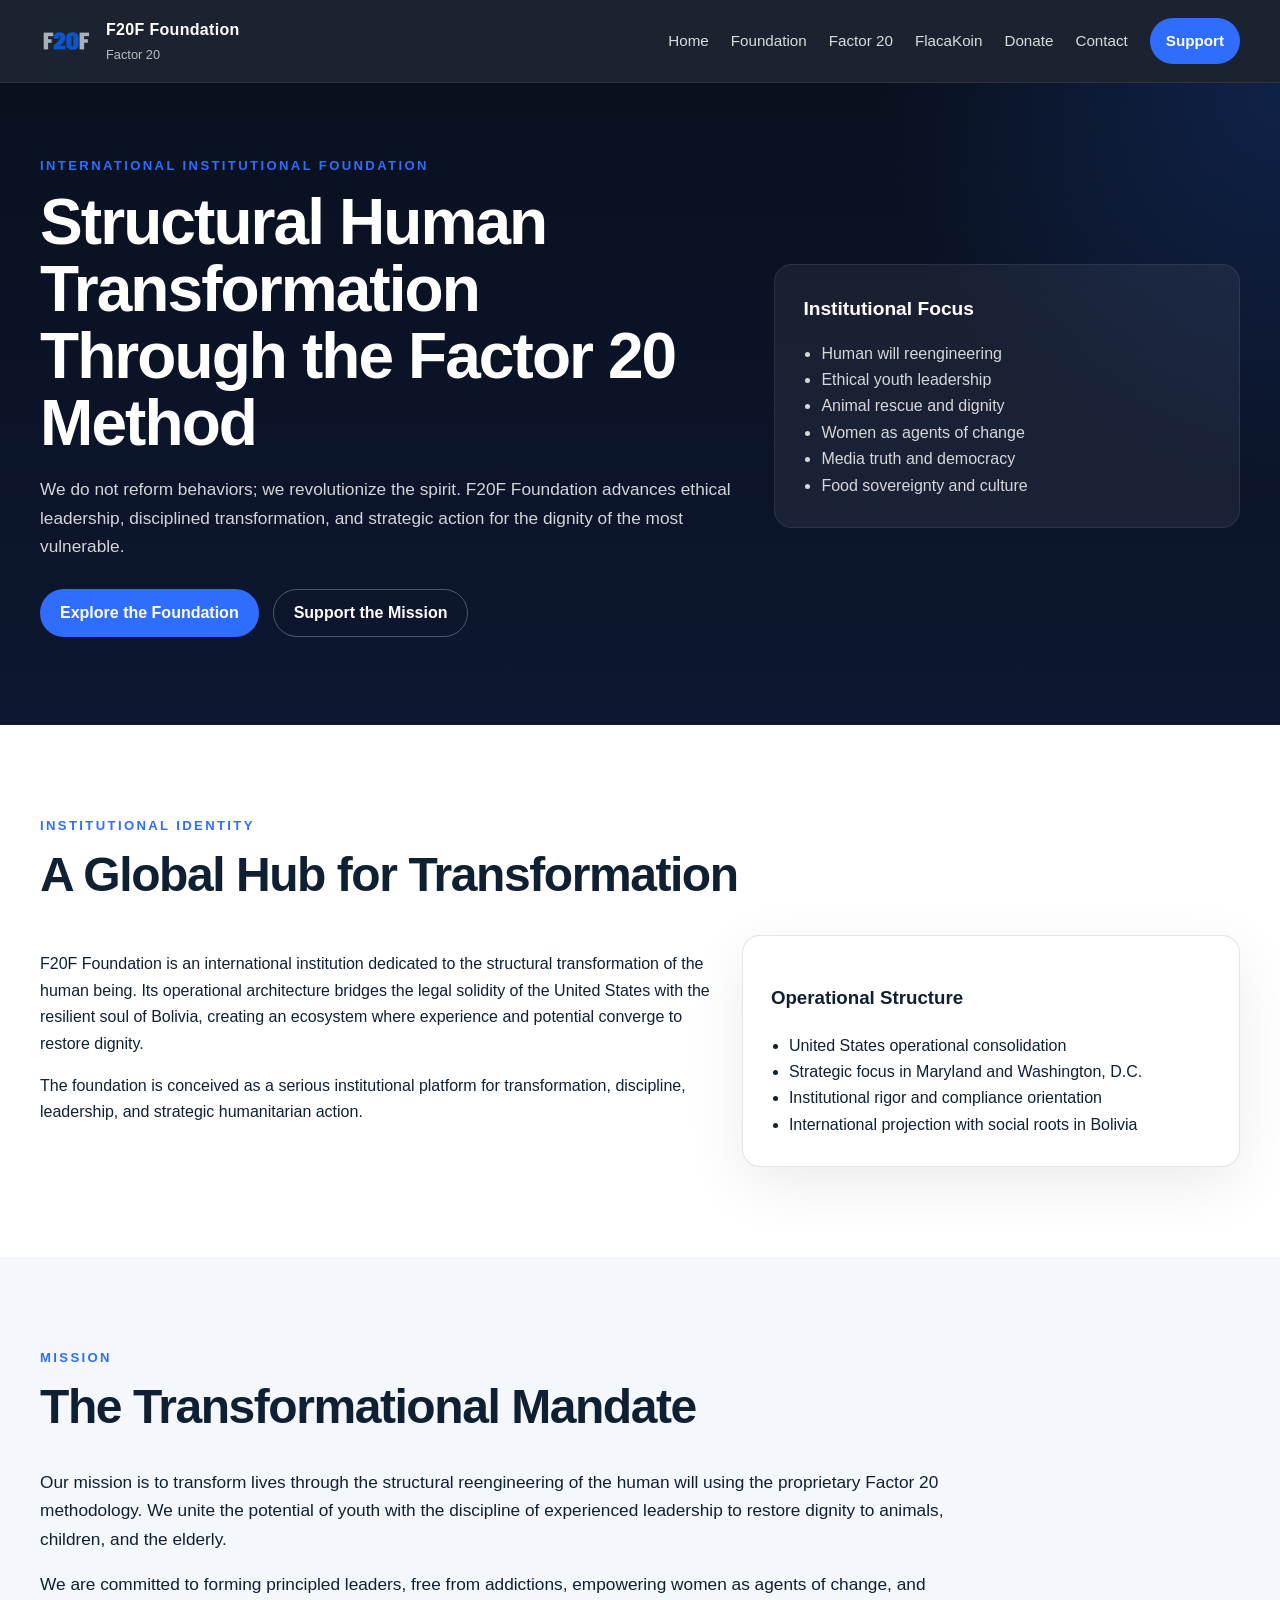
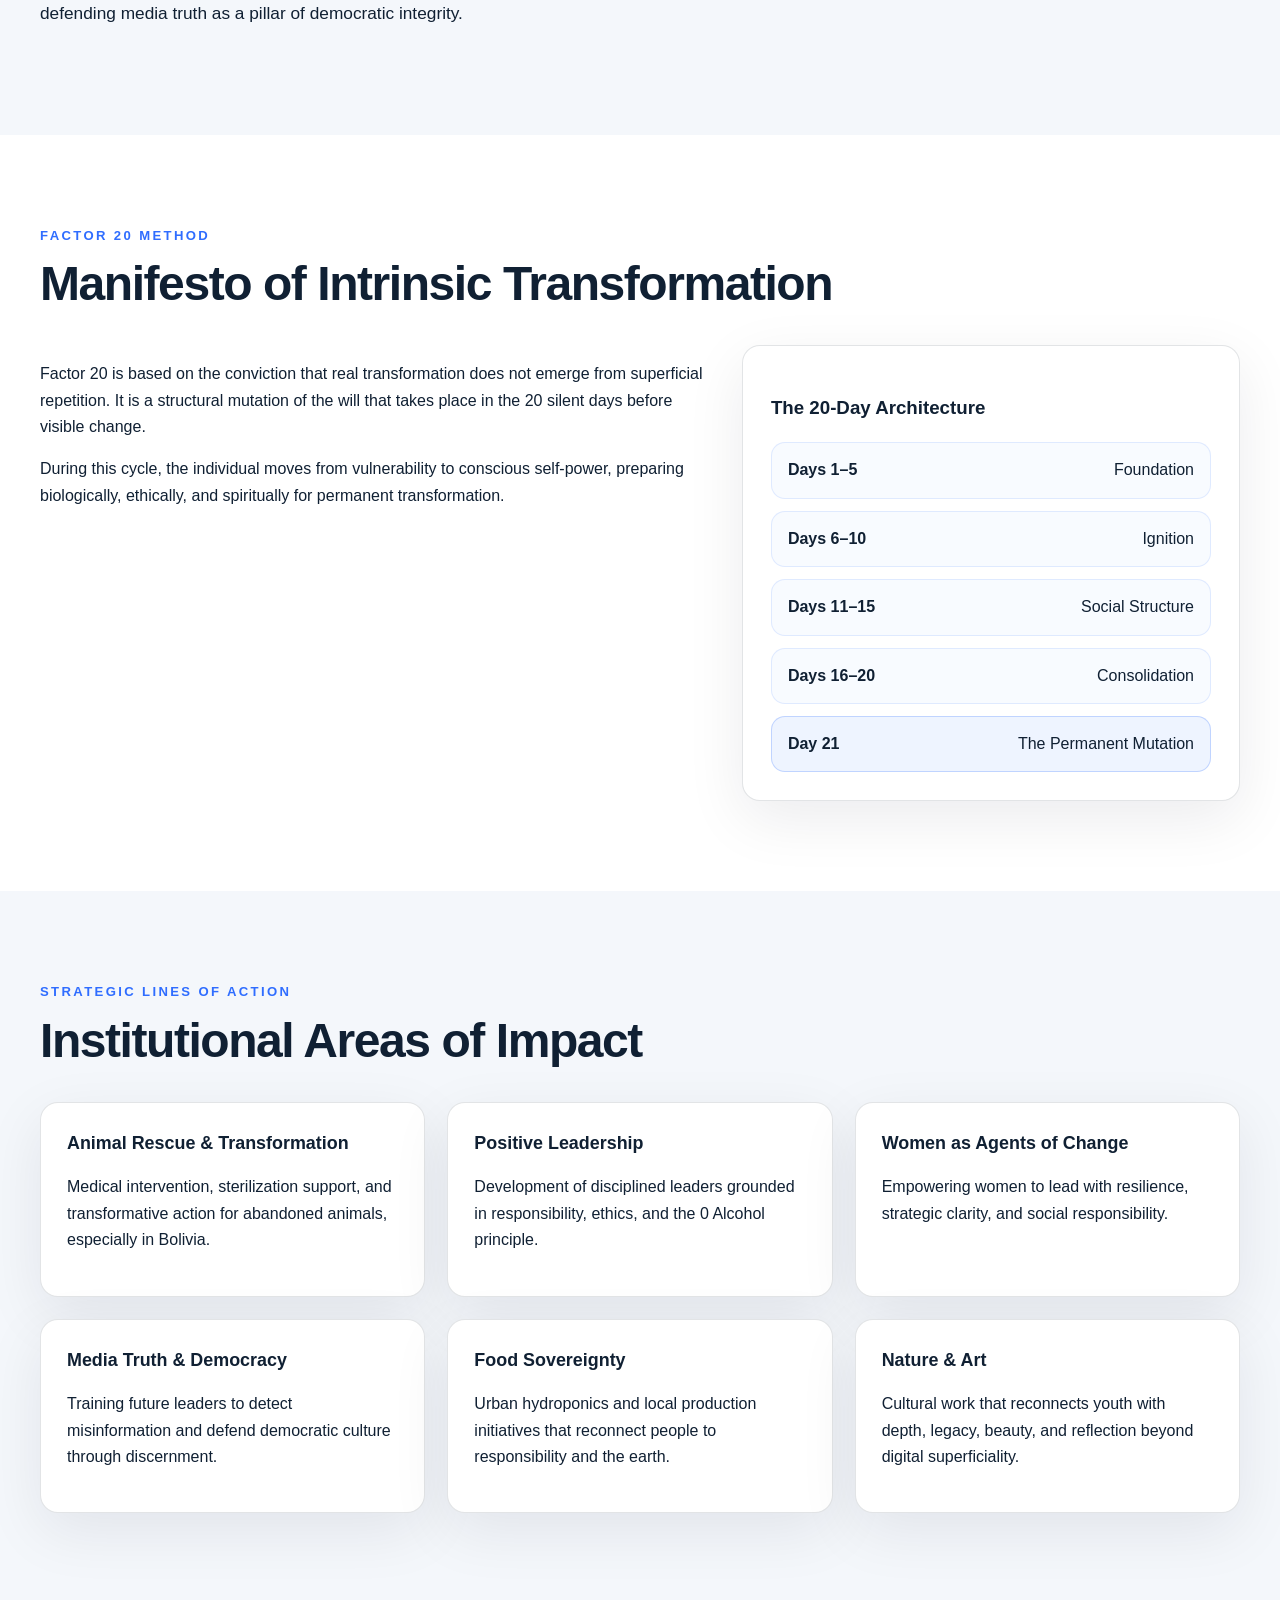
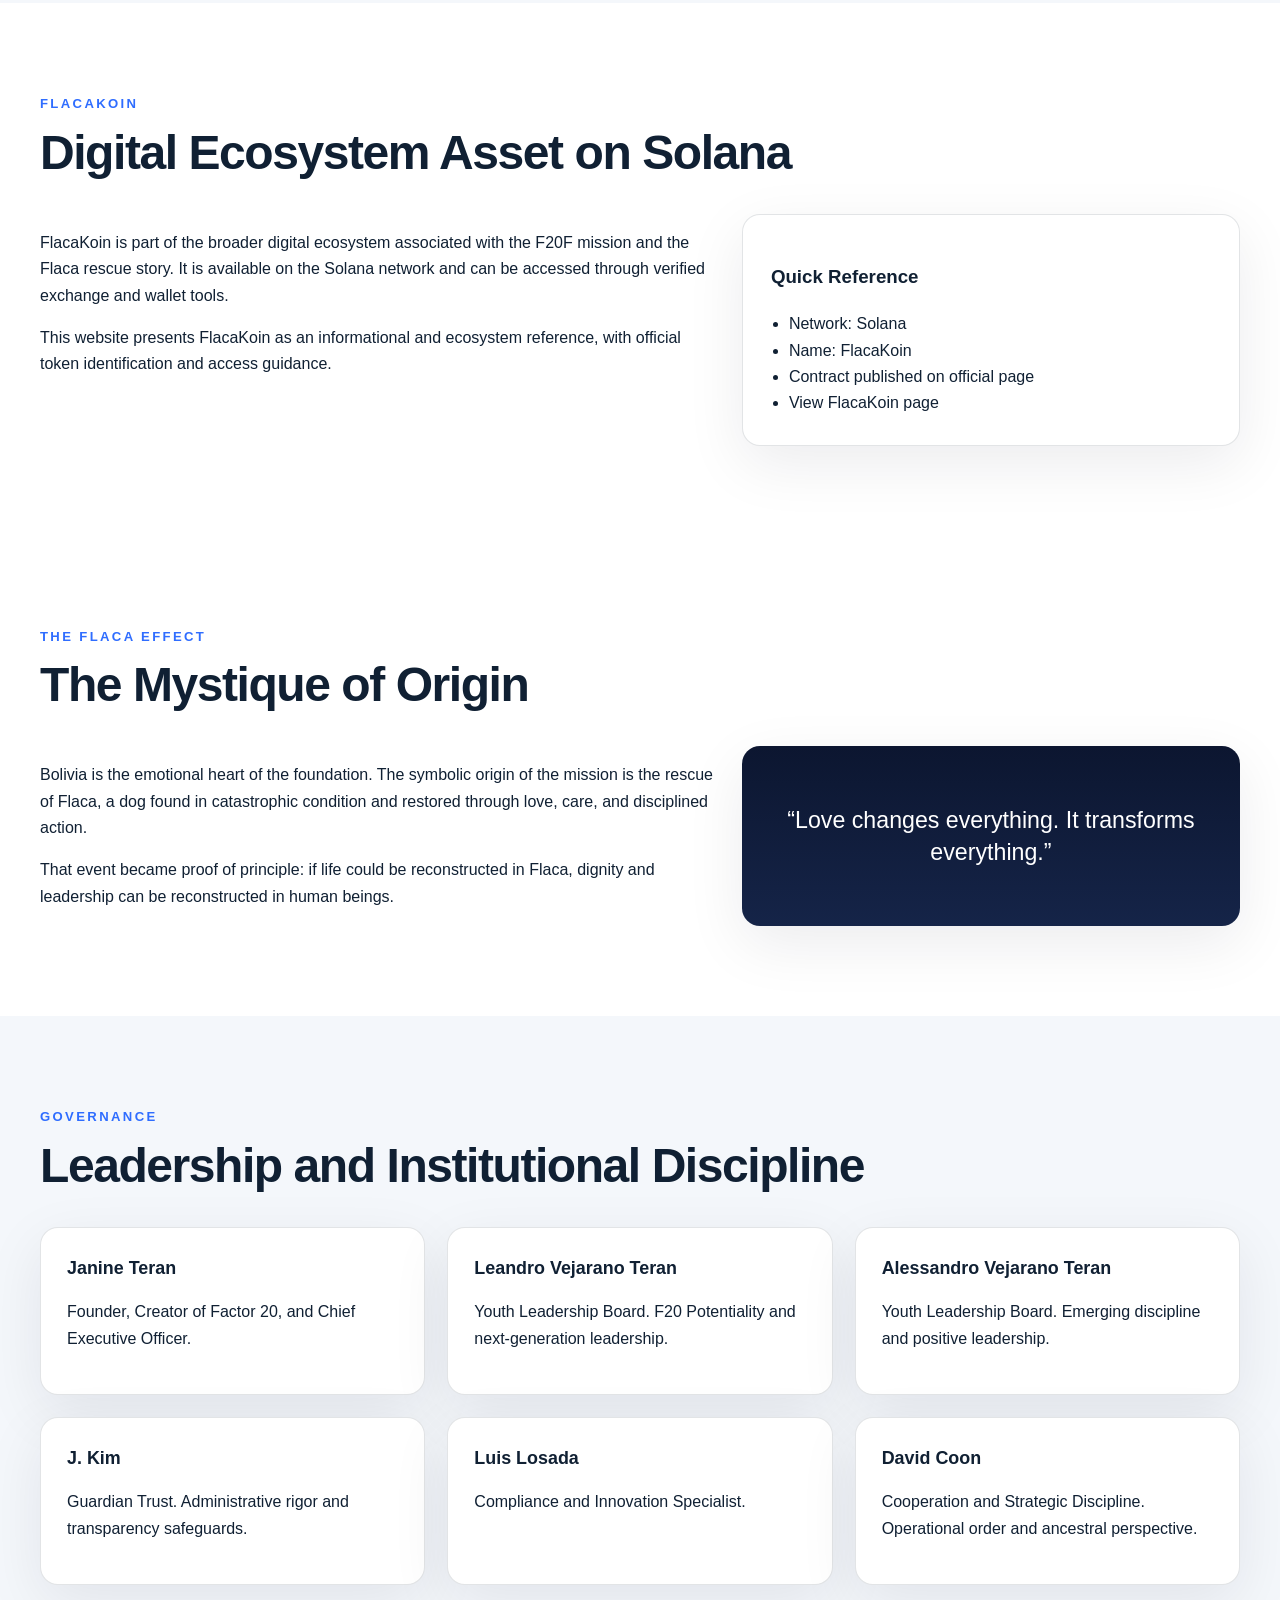
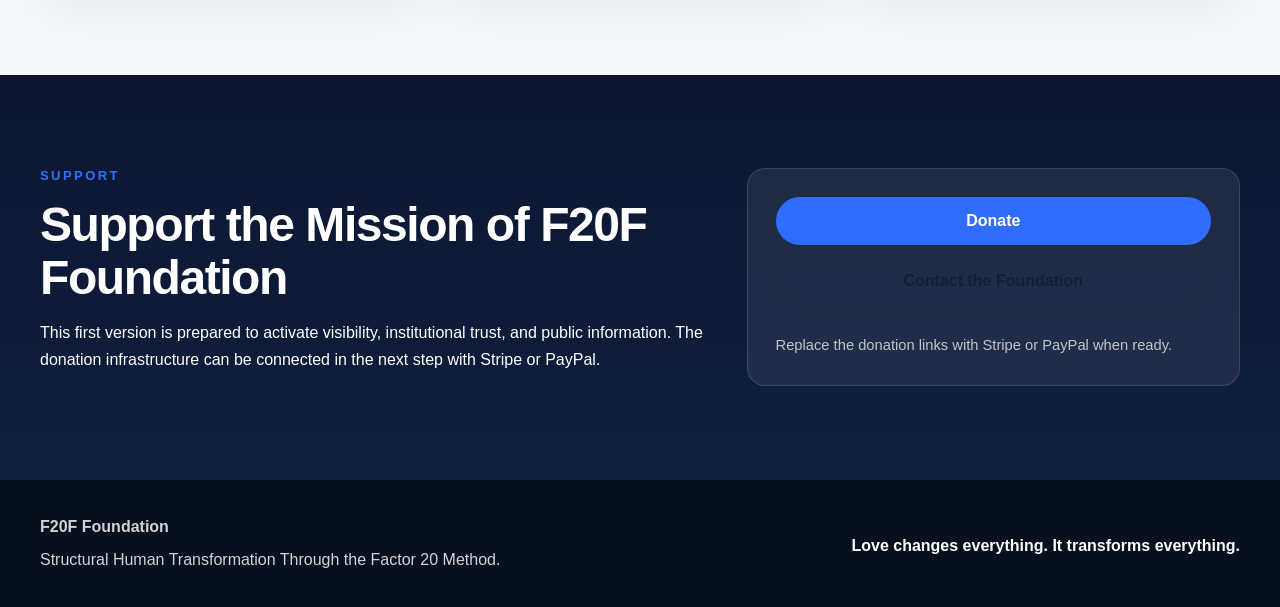
<file: index.html>
<!DOCTYPE html>
<html lang="en">
<head>
  <meta charset="UTF-8" />
  <meta
    name="viewport"
    content="width=device-width, initial-scale=1.0"
  />

  <title>F20F Foundation | Structural Human Transformation</title>

  <meta
    name="description"
    content="F20F Foundation is an international institution dedicated to structural human transformation through the Factor 20 methodology, ethical leadership, and strategic social action."
  />
  <meta
    name="keywords"
    content="F20F Foundation, Factor 20, structural human transformation, ethical leadership, humanitarian foundation, Bolivia, United States, youth leadership, animal rescue, FlacaKoin, Solana"
  />
  <meta name="author" content="F20F Foundation" />
  <meta name="robots" content="index, follow" />

  <link rel="canonical" href="https://f20ffoundation.org/" />
  <link rel="icon" href="logo.png" type="image/png" />
  <link rel="apple-touch-icon" href="logo.png" />

  <meta property="og:site_name" content="F20F Foundation" />
  <meta property="og:title" content="F20F Foundation | Structural Human Transformation" />
  <meta
    property="og:description"
    content="Structural human transformation through the Factor 20 methodology, ethical leadership, strategic social action, and the FlacaKoin ecosystem on Solana."
  />
  <meta property="og:type" content="website" />
  <meta property="og:url" content="https://f20ffoundation.org/" />
  <meta property="og:image" content="https://f20ffoundation.org/logo.png" />
  <meta property="og:image:alt" content="F20F Foundation logo" />

  <meta name="twitter:card" content="summary_large_image" />
  <meta name="twitter:title" content="F20F Foundation | Structural Human Transformation" />
  <meta
    name="twitter:description"
    content="Structural human transformation through the Factor 20 methodology and the FlacaKoin ecosystem."
  />
  <meta name="twitter:image" content="https://f20ffoundation.org/logo.png" />

  <script type="application/ld+json">
  {
    "@context": "https://schema.org",
    "@type": "Organization",
    "name": "F20F Foundation",
    "url": "https://f20ffoundation.org/",
    "logo": "https://f20ffoundation.org/logo.png",
    "description": "International institution dedicated to structural human transformation through the Factor 20 methodology, ethical leadership, and strategic social action."
  }
  </script>

  <link rel="stylesheet" href="styles.css" />
</head>
<body>
  <header class="site-header">
    <div class="container header-inner">
      <a href="index.html" class="brand">
        <img src="logo.png" alt="F20F Foundation logo" class="brand-logo" />
        <div class="brand-text">
          <span class="brand-title">F20F Foundation</span>
          <span class="brand-subtitle">Factor 20</span>
        </div>
      </a>

      <button class="nav-toggle" id="navToggle" aria-label="Open navigation">
        <span></span>
        <span></span>
        <span></span>
      </button>

      <nav class="site-nav" id="siteNav">
        <a href="index.html">Home</a>
        <a href="foundation.html">Foundation</a>
        <a href="method.html">Factor 20</a>
        <a href="flacakoin.html">FlacaKoin</a>
        <a href="donate.html">Donate</a>
        <a href="contact.html">Contact</a>
        <a href="donate.html" class="nav-cta">Support</a>
      </nav>
    </div>
  </header>

  <main id="top">
    <section class="hero">
      <div class="container hero-grid">
        <div class="hero-copy">
          <p class="eyebrow">International Institutional Foundation</p>
          <h1>Structural Human Transformation Through the Factor 20 Method</h1>
          <p class="hero-text">
            We do not reform behaviors; we revolutionize the spirit. F20F Foundation
            advances ethical leadership, disciplined transformation, and strategic
            action for the dignity of the most vulnerable.
          </p>

          <div class="hero-actions">
            <a href="foundation.html" class="btn btn-primary">Explore the Foundation</a>
            <a href="donate.html" class="btn btn-secondary">Support the Mission</a>
          </div>
        </div>

        <div class="hero-panel">
          <div class="info-card">
            <h2>Institutional Focus</h2>
            <ul>
              <li>Human will reengineering</li>
              <li>Ethical youth leadership</li>
              <li>Animal rescue and dignity</li>
              <li>Women as agents of change</li>
              <li>Media truth and democracy</li>
              <li>Food sovereignty and culture</li>
            </ul>
          </div>
        </div>
      </div>
    </section>

    <section id="identity" class="section">
      <div class="container">
        <div class="section-heading">
          <p class="eyebrow">Institutional Identity</p>
          <h2>A Global Hub for Transformation</h2>
        </div>

        <div class="two-col">
          <div>
            <p>
              F20F Foundation is an international institution dedicated to the
              structural transformation of the human being. Its operational
              architecture bridges the legal solidity of the United States with the
              resilient soul of Bolivia, creating an ecosystem where experience and
              potential converge to restore dignity.
            </p>
            <p>
              The foundation is conceived as a serious institutional platform for
              transformation, discipline, leadership, and strategic humanitarian action.
            </p>
          </div>

          <div class="panel">
            <h3>Operational Structure</h3>
            <ul class="clean-list">
              <li>United States operational consolidation</li>
              <li>Strategic focus in Maryland and Washington, D.C.</li>
              <li>Institutional rigor and compliance orientation</li>
              <li>International projection with social roots in Bolivia</li>
            </ul>
          </div>
        </div>
      </div>
    </section>

    <section id="mission" class="section section-alt">
      <div class="container">
        <div class="section-heading">
          <p class="eyebrow">Mission</p>
          <h2>The Transformational Mandate</h2>
        </div>

        <div class="mission-block">
          <p>
            Our mission is to transform lives through the structural reengineering of
            the human will using the proprietary Factor 20 methodology. We unite the
            potential of youth with the discipline of experienced leadership to restore
            dignity to animals, children, and the elderly.
          </p>
          <p>
            We are committed to forming principled leaders, free from addictions,
            empowering women as agents of change, and defending media truth as a pillar
            of democratic integrity.
          </p>
        </div>
      </div>
    </section>

    <section id="method" class="section">
      <div class="container">
        <div class="section-heading">
          <p class="eyebrow">Factor 20 Method</p>
          <h2>Manifesto of Intrinsic Transformation</h2>
        </div>

        <div class="two-col">
          <div>
            <p>
              Factor 20 is based on the conviction that real transformation does not
              emerge from superficial repetition. It is a structural mutation of the
              will that takes place in the 20 silent days before visible change.
            </p>
            <p>
              During this cycle, the individual moves from vulnerability to conscious
              self-power, preparing biologically, ethically, and spiritually for
              permanent transformation.
            </p>
          </div>

          <div class="panel">
            <h3>The 20-Day Architecture</h3>
            <div class="stages">
              <div class="stage-item">
                <strong>Days 1–5</strong>
                <span>Foundation</span>
              </div>
              <div class="stage-item">
                <strong>Days 6–10</strong>
                <span>Ignition</span>
              </div>
              <div class="stage-item">
                <strong>Days 11–15</strong>
                <span>Social Structure</span>
              </div>
              <div class="stage-item">
                <strong>Days 16–20</strong>
                <span>Consolidation</span>
              </div>
              <div class="stage-item highlight">
                <strong>Day 21</strong>
                <span>The Permanent Mutation</span>
              </div>
            </div>
          </div>
        </div>
      </div>
    </section>

    <section id="action" class="section section-alt">
      <div class="container">
        <div class="section-heading">
          <p class="eyebrow">Strategic Lines of Action</p>
          <h2>Institutional Areas of Impact</h2>
        </div>

        <div class="cards-grid">
          <article class="card">
            <h3>Animal Rescue & Transformation</h3>
            <p>
              Medical intervention, sterilization support, and transformative action
              for abandoned animals, especially in Bolivia.
            </p>
          </article>

          <article class="card">
            <h3>Positive Leadership</h3>
            <p>
              Development of disciplined leaders grounded in responsibility, ethics,
              and the 0 Alcohol principle.
            </p>
          </article>

          <article class="card">
            <h3>Women as Agents of Change</h3>
            <p>
              Empowering women to lead with resilience, strategic clarity, and social
              responsibility.
            </p>
          </article>

          <article class="card">
            <h3>Media Truth & Democracy</h3>
            <p>
              Training future leaders to detect misinformation and defend democratic
              culture through discernment.
            </p>
          </article>

          <article class="card">
            <h3>Food Sovereignty</h3>
            <p>
              Urban hydroponics and local production initiatives that reconnect people
              to responsibility and the earth.
            </p>
          </article>

          <article class="card">
            <h3>Nature & Art</h3>
            <p>
              Cultural work that reconnects youth with depth, legacy, beauty, and
              reflection beyond digital superficiality.
            </p>
          </article>
        </div>
      </div>
    </section>

    <section class="section">
      <div class="container">
        <div class="section-heading">
          <p class="eyebrow">FlacaKoin</p>
          <h2>Digital Ecosystem Asset on Solana</h2>
        </div>

        <div class="two-col">
          <div>
            <p>
              FlacaKoin is part of the broader digital ecosystem associated with the
              F20F mission and the Flaca rescue story. It is available on the Solana
              network and can be accessed through verified exchange and wallet tools.
            </p>
            <p>
              This website presents FlacaKoin as an informational and ecosystem
              reference, with official token identification and access guidance.
            </p>
          </div>

          <div class="panel">
            <h3>Quick Reference</h3>
            <ul class="clean-list">
              <li>Network: Solana</li>
              <li>Name: FlacaKoin</li>
              <li>Contract published on official page</li>
              <li><a href="flacakoin.html">View FlacaKoin page</a></li>
            </ul>
          </div>
        </div>
      </div>
    </section>

    <section id="origin" class="section">
      <div class="container">
        <div class="section-heading">
          <p class="eyebrow">The Flaca Effect</p>
          <h2>The Mystique of Origin</h2>
        </div>

        <div class="two-col">
          <div>
            <p>
              Bolivia is the emotional heart of the foundation. The symbolic origin of
              the mission is the rescue of Flaca, a dog found in catastrophic
              condition and restored through love, care, and disciplined action.
            </p>
            <p>
              That event became proof of principle: if life could be reconstructed in
              Flaca, dignity and leadership can be reconstructed in human beings.
            </p>
          </div>

          <div class="quote-panel">
            <blockquote>
              “Love changes everything. It transforms everything.”
            </blockquote>
          </div>
        </div>
      </div>
    </section>

    <section id="governance" class="section section-alt">
      <div class="container">
        <div class="section-heading">
          <p class="eyebrow">Governance</p>
          <h2>Leadership and Institutional Discipline</h2>
        </div>

        <div class="cards-grid governance-grid">
          <article class="card">
            <h3>Janine Teran</h3>
            <p>Founder, Creator of Factor 20, and Chief Executive Officer.</p>
          </article>

          <article class="card">
            <h3>Leandro Vejarano Teran</h3>
            <p>Youth Leadership Board. F20 Potentiality and next-generation leadership.</p>
          </article>

          <article class="card">
            <h3>Alessandro Vejarano Teran</h3>
            <p>Youth Leadership Board. Emerging discipline and positive leadership.</p>
          </article>

          <article class="card">
            <h3>J. Kim</h3>
            <p>Guardian Trust. Administrative rigor and transparency safeguards.</p>
          </article>

          <article class="card">
            <h3>Luis Losada</h3>
            <p>Compliance and Innovation Specialist.</p>
          </article>

          <article class="card">
            <h3>David Coon</h3>
            <p>Cooperation and Strategic Discipline. Operational order and ancestral perspective.</p>
          </article>
        </div>
      </div>
    </section>

    <section id="support" class="section support-section">
      <div class="container support-grid">
        <div>
          <p class="eyebrow">Support</p>
          <h2>Support the Mission of F20F Foundation</h2>
          <p>
            This first version is prepared to activate visibility, institutional trust,
            and public information. The donation infrastructure can be connected in the
            next step with Stripe or PayPal.
          </p>
        </div>

        <div class="support-panel">
          <a href="donate.html" class="btn btn-primary btn-block">Donate</a>
          <a href="contact.html" class="btn btn-secondary btn-block">Contact the Foundation</a>
          <p class="support-note">
            Replace the donation links with Stripe or PayPal when ready.
          </p>
        </div>
      </div>
    </section>
  </main>

  <footer class="site-footer">
    <div class="container footer-inner">
      <div>
        <strong>F20F Foundation</strong>
        <p>Structural Human Transformation Through the Factor 20 Method.</p>
      </div>
      <div>
        <p class="footer-motto">Love changes everything. It transforms everything.</p>
      </div>
    </div>
  </footer>

  <script src="script.js"></script>
</body>
</html>
</file>
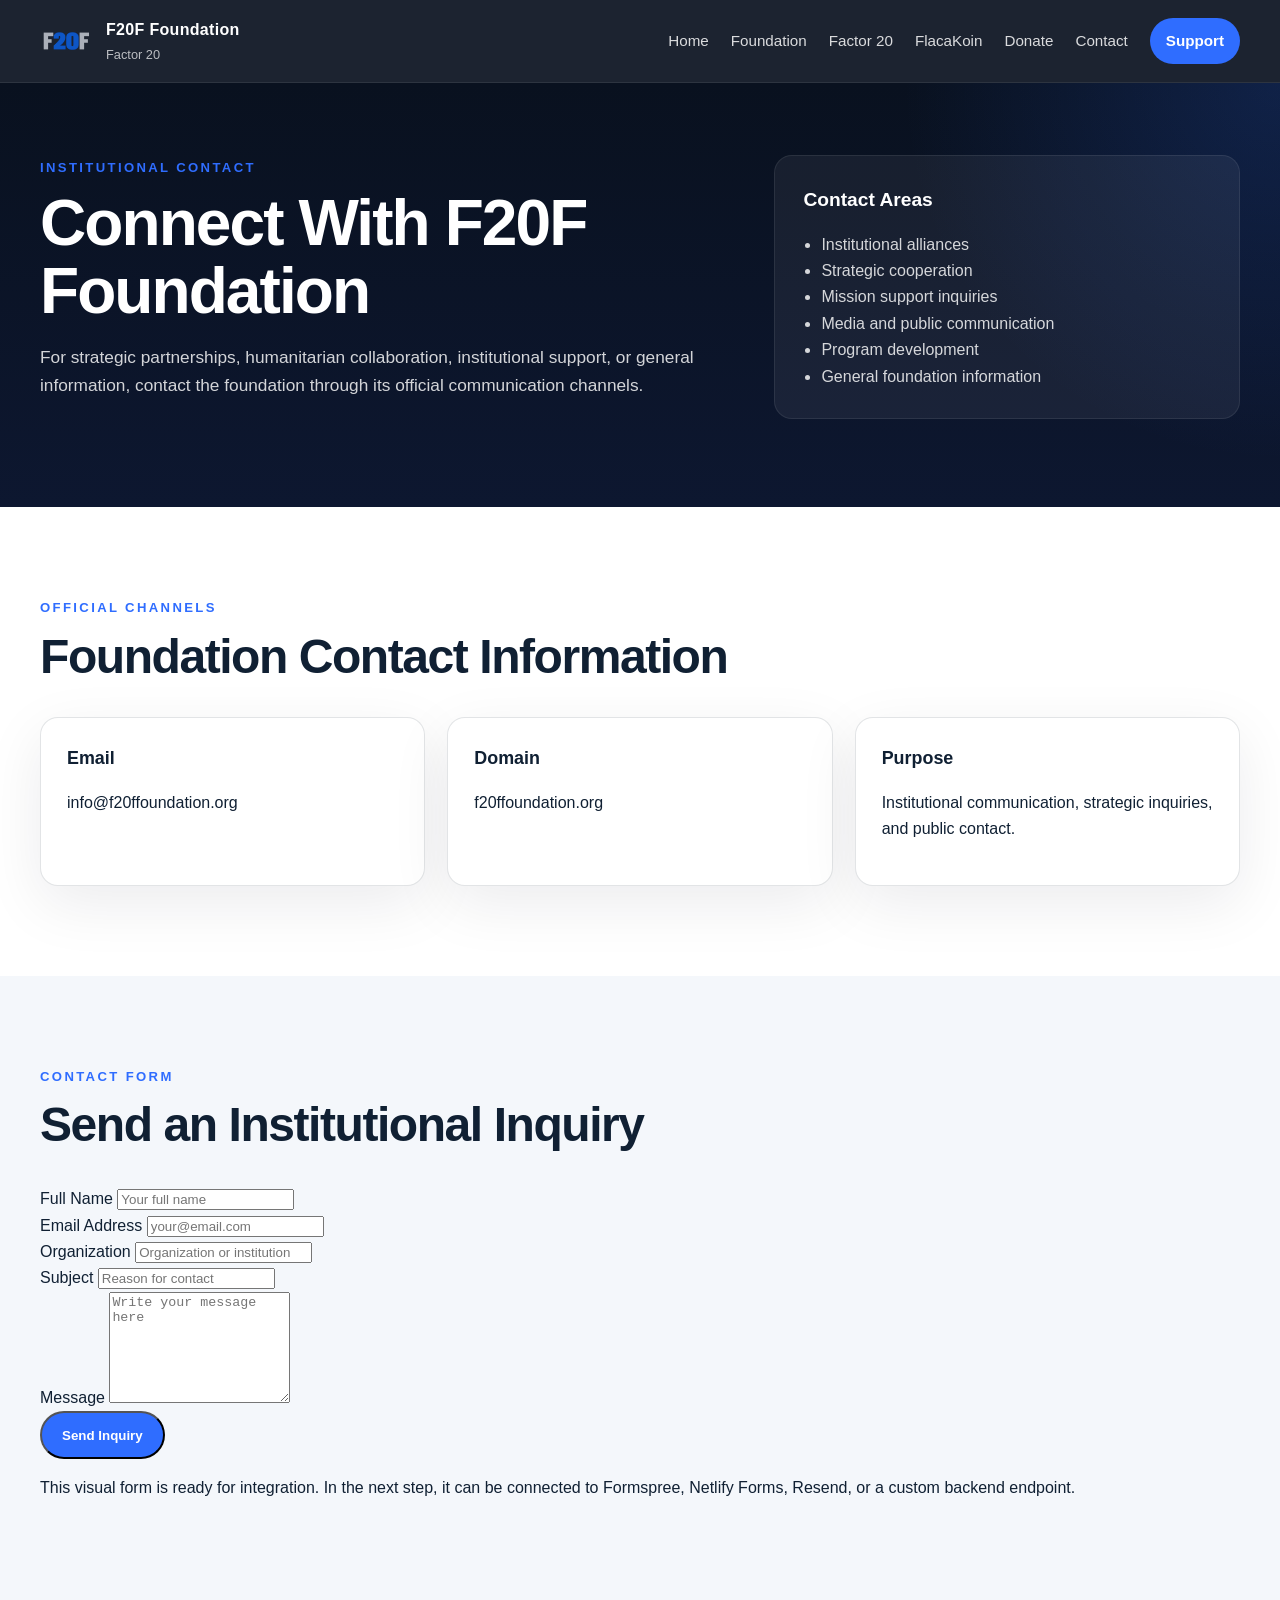
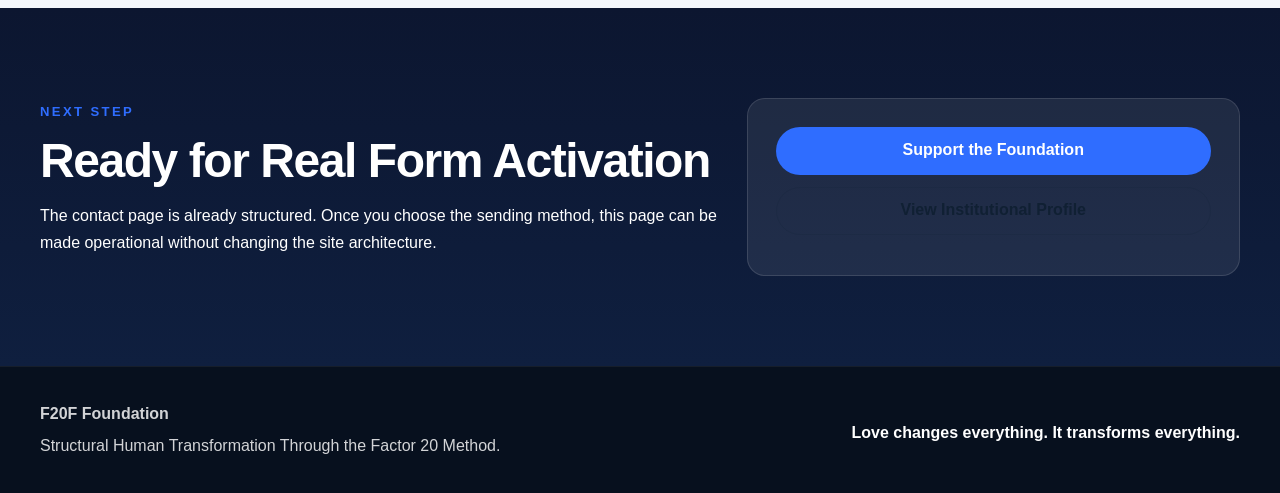
<file: contact.html>
<!DOCTYPE html>
<html lang="en">
<head>
  <meta charset="UTF-8" />
  <meta name="viewport" content="width=device-width, initial-scale=1.0" />
  <title>Contact | F20F Foundation</title>
  <meta
    name="description"
    content="Contact F20F Foundation for institutional partnerships, strategic cooperation, support, and general information."
  />
  <link rel="stylesheet" href="styles.css" />
</head>
<body>
  <header class="site-header">
    <div class="container header-inner">
      <a href="index.html" class="brand">
        <img src="logo.png" alt="F20F Foundation logo" class="brand-logo" />
        <div class="brand-text">
          <span class="brand-title">F20F Foundation</span>
          <span class="brand-subtitle">Factor 20</span>
        </div>
      </a>

      <button class="nav-toggle" id="navToggle" aria-label="Open navigation">
        <span></span>
        <span></span>
        <span></span>
      </button>

      <nav class="site-nav" id="siteNav">
        <a href="index.html">Home</a>
        <a href="foundation.html">Foundation</a>
        <a href="method.html">Factor 20</a>
        <a href="flacakoin.html">FlacaKoin</a>
        <a href="donate.html">Donate</a>
        <a href="contact.html">Contact</a>
        <a href="donate.html" class="nav-cta">Support</a>
      </nav>
    </div>
  </header>

  <main>
    <section class="hero">
      <div class="container hero-grid">
        <div class="hero-copy">
          <p class="eyebrow">Institutional Contact</p>
          <h1>Connect With F20F Foundation</h1>
          <p class="hero-text">
            For strategic partnerships, humanitarian collaboration, institutional
            support, or general information, contact the foundation through its
            official communication channels.
          </p>
        </div>

        <div class="hero-panel">
          <div class="info-card">
            <h2>Contact Areas</h2>
            <ul>
              <li>Institutional alliances</li>
              <li>Strategic cooperation</li>
              <li>Mission support inquiries</li>
              <li>Media and public communication</li>
              <li>Program development</li>
              <li>General foundation information</li>
            </ul>
          </div>
        </div>
      </div>
    </section>

    <section class="section">
      <div class="container">
        <div class="section-heading">
          <p class="eyebrow">Official Channels</p>
          <h2>Foundation Contact Information</h2>
        </div>

        <div class="cards-grid">
          <article class="card">
            <h3>Email</h3>
            <p>info@f20ffoundation.org</p>
          </article>

          <article class="card">
            <h3>Domain</h3>
            <p>f20ffoundation.org</p>
          </article>

          <article class="card">
            <h3>Purpose</h3>
            <p>Institutional communication, strategic inquiries, and public contact.</p>
          </article>
        </div>
      </div>
    </section>

    <section class="section section-alt">
      <div class="container">
        <div class="section-heading">
          <p class="eyebrow">Contact Form</p>
          <h2>Send an Institutional Inquiry</h2>
        </div>

        <div class="contact-form-panel">
          <form class="contact-form" action="#" method="post">
            <div class="form-row">
              <div class="form-field">
                <label for="fullName">Full Name</label>
                <input type="text" id="fullName" name="fullName" placeholder="Your full name" />
              </div>

              <div class="form-field">
                <label for="email">Email Address</label>
                <input type="email" id="email" name="email" placeholder="your@email.com" />
              </div>
            </div>

            <div class="form-row">
              <div class="form-field">
                <label for="organization">Organization</label>
                <input type="text" id="organization" name="organization" placeholder="Organization or institution" />
              </div>

              <div class="form-field">
                <label for="subject">Subject</label>
                <input type="text" id="subject" name="subject" placeholder="Reason for contact" />
              </div>
            </div>

            <div class="form-field">
              <label for="message">Message</label>
              <textarea id="message" name="message" rows="7" placeholder="Write your message here"></textarea>
            </div>

            <button type="submit" class="btn btn-primary">Send Inquiry</button>
          </form>

          <p class="form-note">
            This visual form is ready for integration. In the next step, it can be connected
            to Formspree, Netlify Forms, Resend, or a custom backend endpoint.
          </p>
        </div>
      </div>
    </section>

    <section class="section support-section">
      <div class="container support-grid">
        <div>
          <p class="eyebrow">Next Step</p>
          <h2>Ready for Real Form Activation</h2>
          <p>
            The contact page is already structured. Once you choose the sending method,
            this page can be made operational without changing the site architecture.
          </p>
        </div>

        <div class="support-panel">
          <a href="donate.html" class="btn btn-primary btn-block">Support the Foundation</a>
          <a href="foundation.html" class="btn btn-secondary btn-block">View Institutional Profile</a>
        </div>
      </div>
    </section>
  </main>

  <footer class="site-footer">
    <div class="container footer-inner">
      <div>
        <strong>F20F Foundation</strong>
        <p>Structural Human Transformation Through the Factor 20 Method.</p>
      </div>
      <div>
        <p class="footer-motto">Love changes everything. It transforms everything.</p>
      </div>
    </div>
  </footer>

  <script src="script.js"></script>
</body>
</html>
</file>
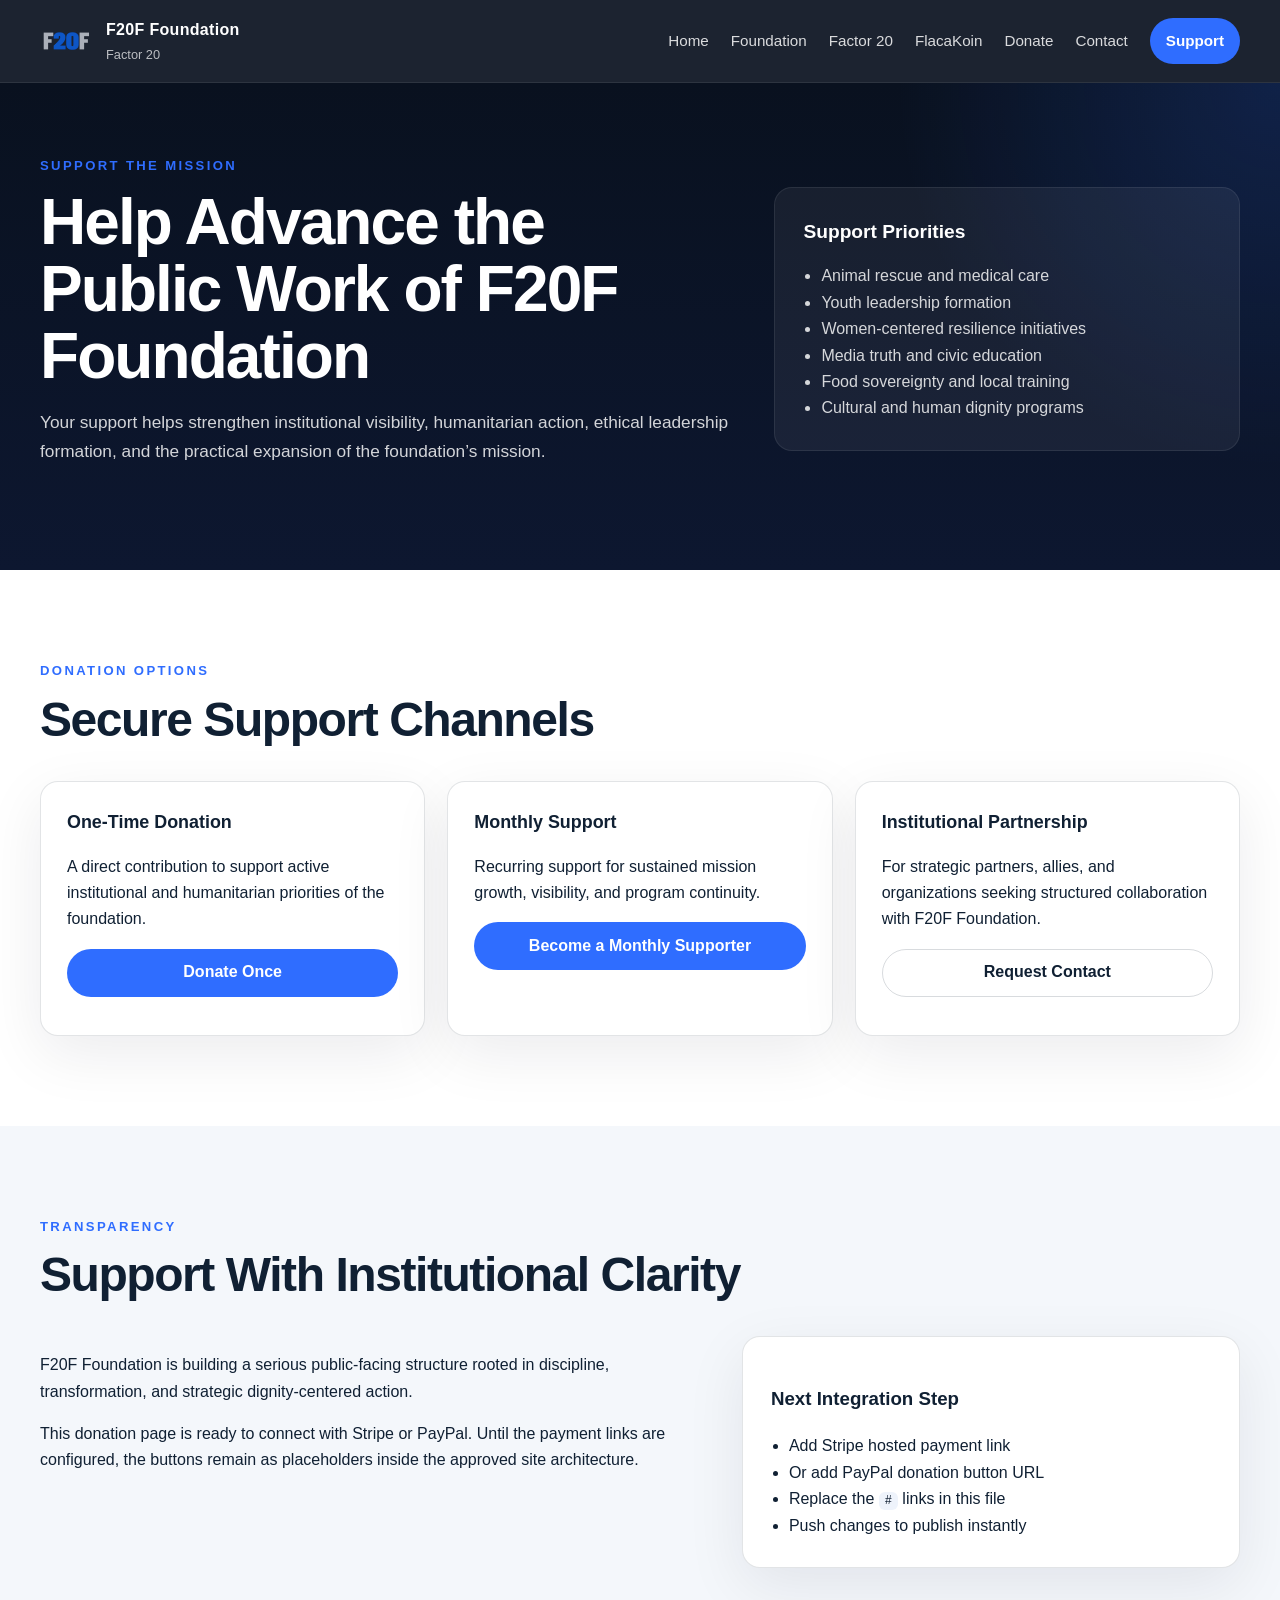
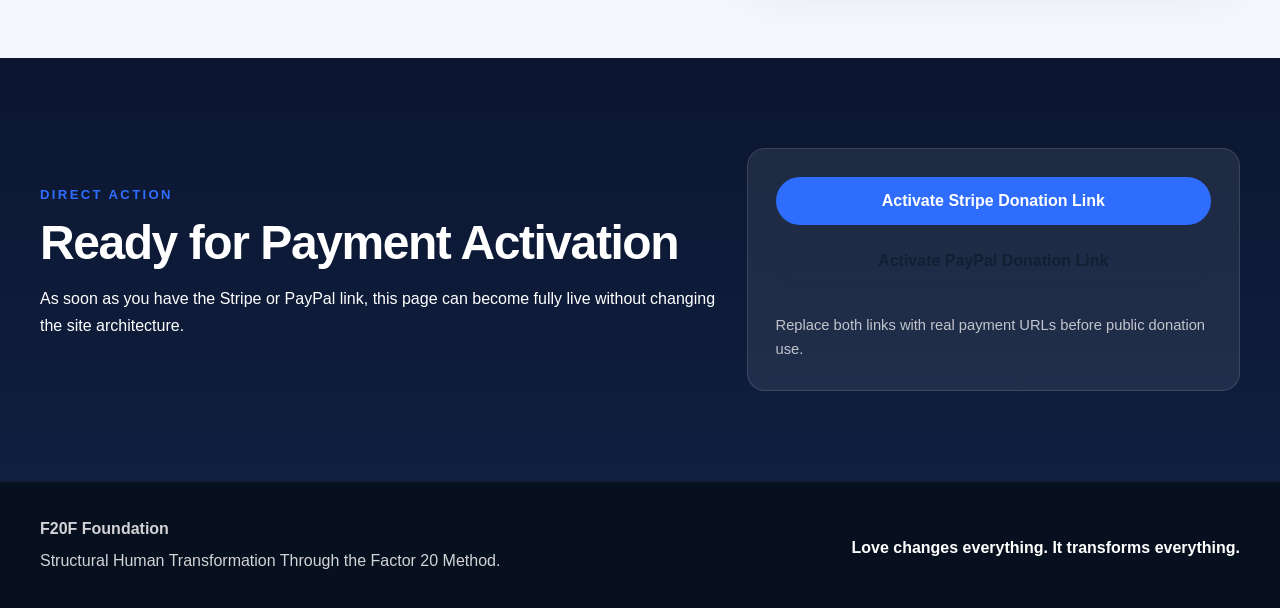
<file: donate.html>
<!DOCTYPE html>
<html lang="en">
<head>
  <meta charset="UTF-8" />
  <meta name="viewport" content="width=device-width, initial-scale=1.0" />
  <title>Donate | F20F Foundation</title>
  <meta
    name="description"
    content="Support F20F Foundation through secure donations and institutional collaboration."
  />
  <link rel="stylesheet" href="styles.css" />
</head>
<body>
  <header class="site-header">
    <div class="container header-inner">
      <a href="index.html" class="brand">
        <img src="logo.png" alt="F20F Foundation logo" class="brand-logo" />
        <div class="brand-text">
          <span class="brand-title">F20F Foundation</span>
          <span class="brand-subtitle">Factor 20</span>
        </div>
      </a>

      <button class="nav-toggle" id="navToggle" aria-label="Open navigation">
        <span></span>
        <span></span>
        <span></span>
      </button>

      <nav class="site-nav" id="siteNav">
        <a href="index.html">Home</a>
        <a href="foundation.html">Foundation</a>
        <a href="method.html">Factor 20</a>
        <a href="flacakoin.html">FlacaKoin</a>
        <a href="donate.html">Donate</a>
        <a href="contact.html">Contact</a>
        <a href="donate.html" class="nav-cta">Support</a>
      </nav>
    </div>
  </header>

  <main>
    <section class="hero">
      <div class="container hero-grid">
        <div class="hero-copy">
          <p class="eyebrow">Support the Mission</p>
          <h1>Help Advance the Public Work of F20F Foundation</h1>
          <p class="hero-text">
            Your support helps strengthen institutional visibility, humanitarian
            action, ethical leadership formation, and the practical expansion of
            the foundation’s mission.
          </p>
        </div>

        <div class="hero-panel">
          <div class="info-card">
            <h2>Support Priorities</h2>
            <ul>
              <li>Animal rescue and medical care</li>
              <li>Youth leadership formation</li>
              <li>Women-centered resilience initiatives</li>
              <li>Media truth and civic education</li>
              <li>Food sovereignty and local training</li>
              <li>Cultural and human dignity programs</li>
            </ul>
          </div>
        </div>
      </div>
    </section>

    <section class="section">
      <div class="container">
        <div class="section-heading">
          <p class="eyebrow">Donation Options</p>
          <h2>Secure Support Channels</h2>
        </div>

        <div class="cards-grid">
          <article class="card">
            <h3>One-Time Donation</h3>
            <p>
              A direct contribution to support active institutional and humanitarian
              priorities of the foundation.
            </p>
            <a href="#" class="btn btn-primary btn-block">Donate Once</a>
          </article>

          <article class="card">
            <h3>Monthly Support</h3>
            <p>
              Recurring support for sustained mission growth, visibility, and program
              continuity.
            </p>
            <a href="#" class="btn btn-primary btn-block">Become a Monthly Supporter</a>
          </article>

          <article class="card">
            <h3>Institutional Partnership</h3>
            <p>
              For strategic partners, allies, and organizations seeking structured
              collaboration with F20F Foundation.
            </p>
            <a href="contact.html" class="btn btn-secondary btn-block">Request Contact</a>
          </article>
        </div>
      </div>
    </section>

    <section class="section section-alt">
      <div class="container">
        <div class="section-heading">
          <p class="eyebrow">Transparency</p>
          <h2>Support With Institutional Clarity</h2>
        </div>

        <div class="two-col">
          <div>
            <p>
              F20F Foundation is building a serious public-facing structure rooted in
              discipline, transformation, and strategic dignity-centered action.
            </p>
            <p>
              This donation page is ready to connect with Stripe or PayPal. Until the
              payment links are configured, the buttons remain as placeholders inside
              the approved site architecture.
            </p>
          </div>

          <div class="panel">
            <h3>Next Integration Step</h3>
            <ul class="clean-list">
              <li>Add Stripe hosted payment link</li>
              <li>Or add PayPal donation button URL</li>
              <li>Replace the <code>#</code> links in this file</li>
              <li>Push changes to publish instantly</li>
            </ul>
          </div>
        </div>
      </div>
    </section>

    <section class="section support-section">
      <div class="container support-grid">
        <div>
          <p class="eyebrow">Direct Action</p>
          <h2>Ready for Payment Activation</h2>
          <p>
            As soon as you have the Stripe or PayPal link, this page can become fully
            live without changing the site architecture.
          </p>
        </div>

        <div class="support-panel">
          <a href="#" class="btn btn-primary btn-block">Activate Stripe Donation Link</a>
          <a href="#" class="btn btn-secondary btn-block">Activate PayPal Donation Link</a>
          <p class="support-note">
            Replace both links with real payment URLs before public donation use.
          </p>
        </div>
      </div>
    </section>
  </main>

  <footer class="site-footer">
    <div class="container footer-inner">
      <div>
        <strong>F20F Foundation</strong>
        <p>Structural Human Transformation Through the Factor 20 Method.</p>
      </div>
      <div>
        <p class="footer-motto">Love changes everything. It transforms everything.</p>
      </div>
    </div>
  </footer>

  <script src="script.js"></script>
</body>
</html>
</file>
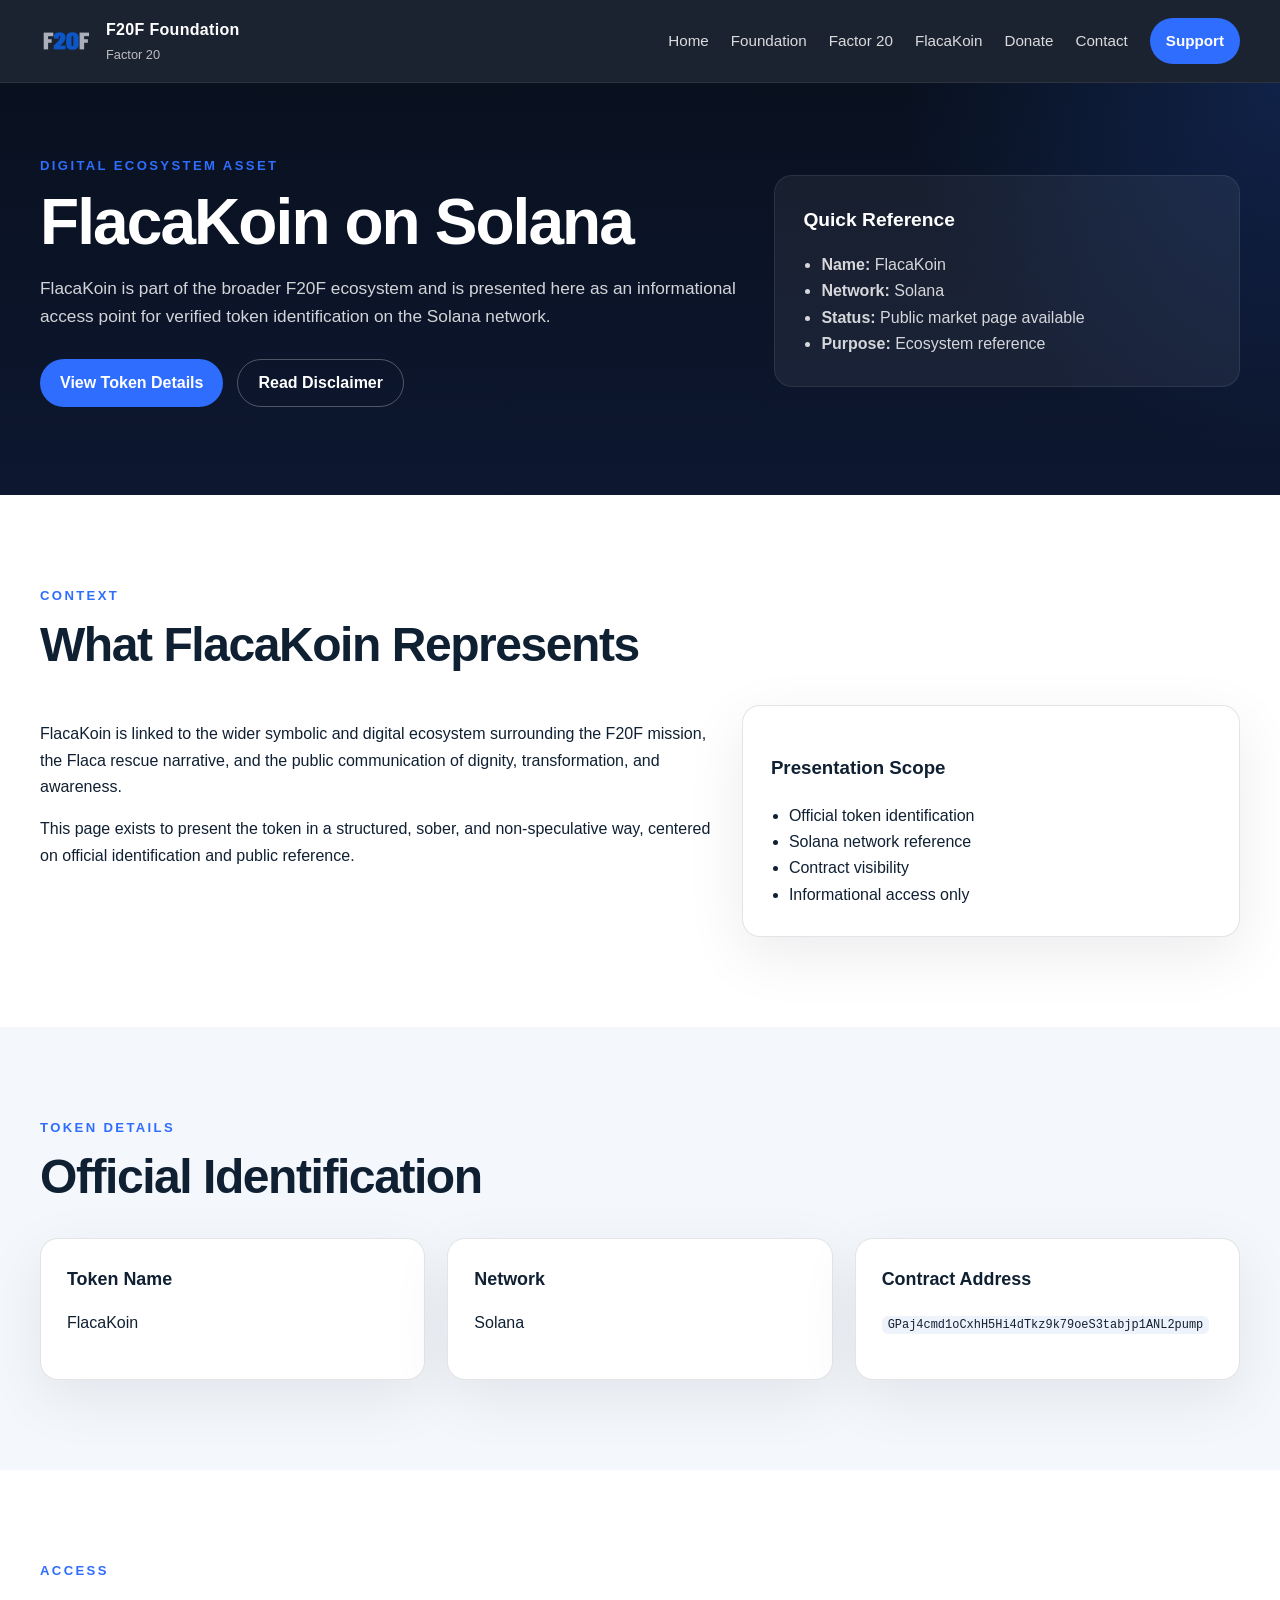
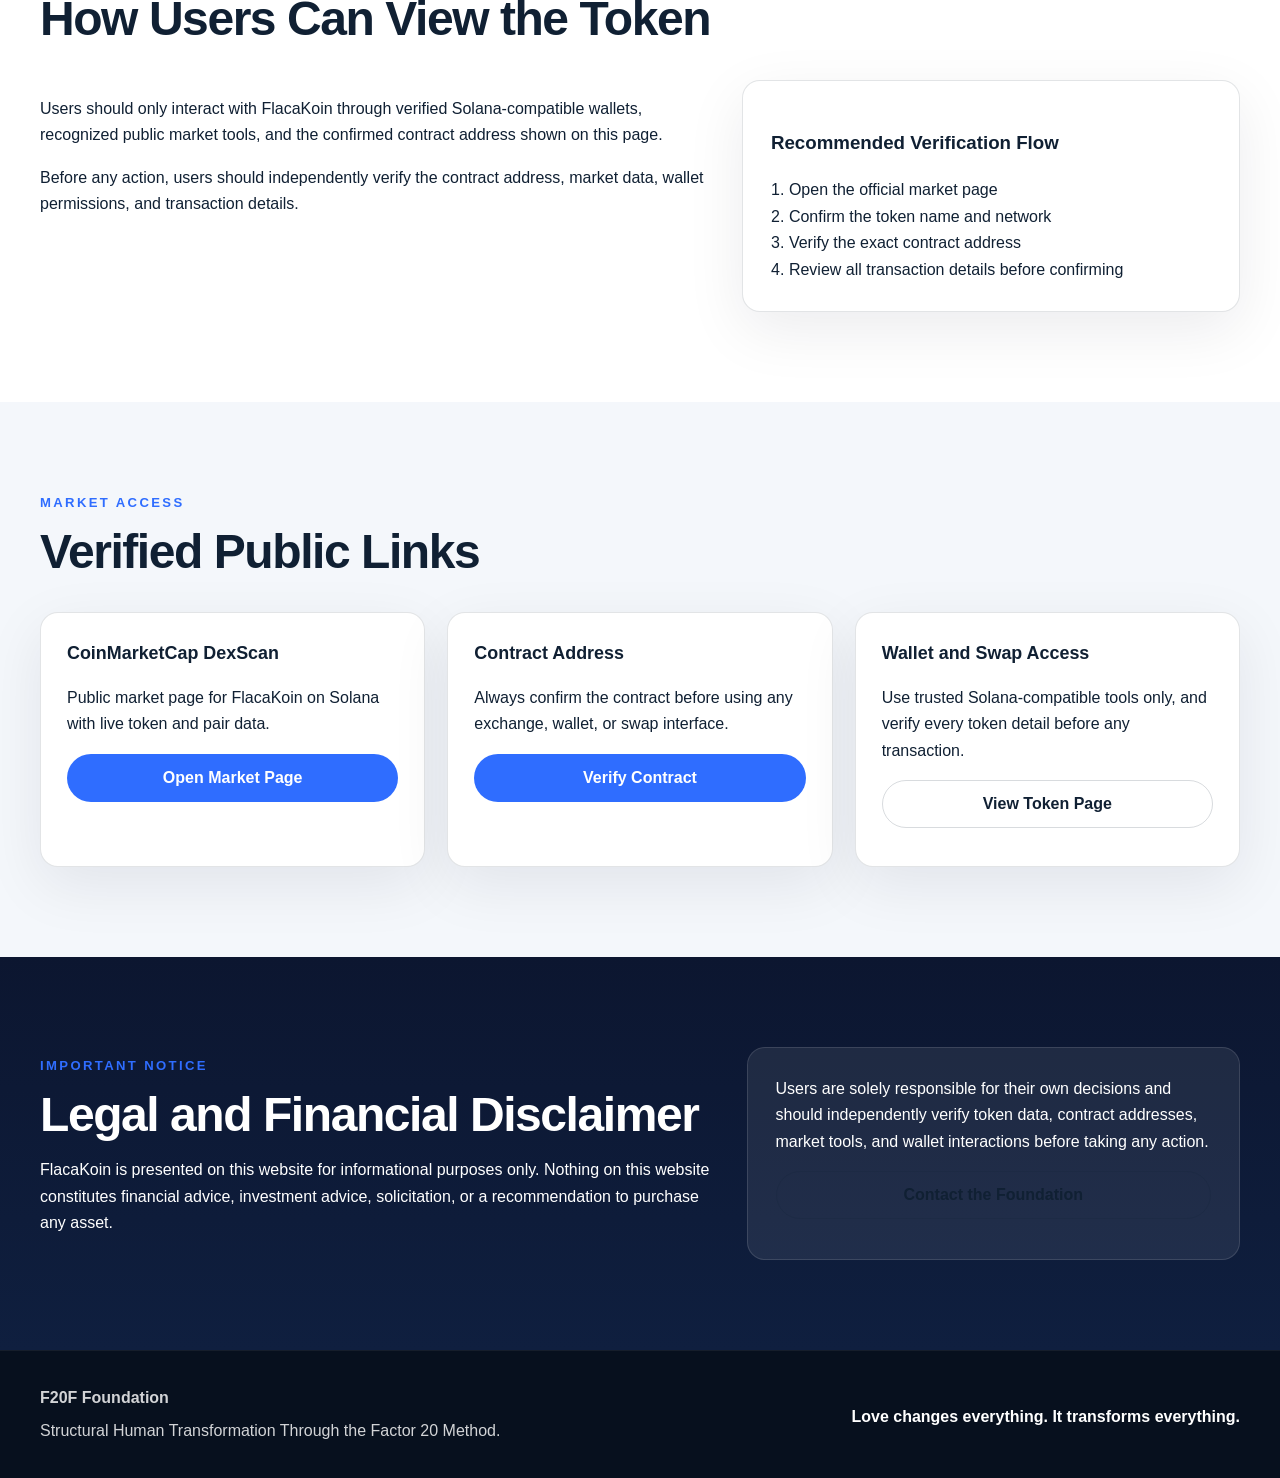
<file: flacakoin.html>
<!DOCTYPE html>
<html lang="en">
<head>
  <meta charset="UTF-8" />
  <meta name="viewport" content="width=device-width, initial-scale=1.0" />

  <title>FlacaKoin | F20F Foundation</title>

  <meta
    name="description"
    content="FlacaKoin is a Solana-based digital ecosystem asset presented by F20F Foundation for informational purposes only."
  />
  <meta name="robots" content="index, follow" />
  <link rel="canonical" href="https://f20ffoundation.org/flacakoin.html" />
  <link rel="icon" href="logo.png" type="image/png" />

  <meta property="og:title" content="FlacaKoin | F20F Foundation" />
  <meta
    property="og:description"
    content="Digital ecosystem asset on Solana presented for informational purposes only."
  />
  <meta property="og:type" content="website" />
  <meta property="og:url" content="https://f20ffoundation.org/flacakoin.html" />
  <meta property="og:image" content="https://f20ffoundation.org/logo.png" />

  <link rel="stylesheet" href="styles.css" />
</head>
<body>
  <header class="site-header">
    <div class="container header-inner">
      <a href="index.html" class="brand">
        <img src="logo.png" alt="F20F Foundation logo" class="brand-logo" />
        <div class="brand-text">
          <span class="brand-title">F20F Foundation</span>
          <span class="brand-subtitle">Factor 20</span>
        </div>
      </a>

      <button class="nav-toggle" id="navToggle" aria-label="Open navigation">
        <span></span>
        <span></span>
        <span></span>
      </button>

      <nav class="site-nav" id="siteNav">
        <a href="index.html">Home</a>
        <a href="foundation.html">Foundation</a>
        <a href="method.html">Factor 20</a>
        <a href="flacakoin.html">FlacaKoin</a>
        <a href="donate.html">Donate</a>
        <a href="contact.html">Contact</a>
        <a href="donate.html" class="nav-cta">Support</a>
      </nav>
    </div>
  </header>

  <main>
    <section class="hero">
      <div class="container hero-grid">
        <div class="hero-copy">
          <p class="eyebrow">Digital Ecosystem Asset</p>
          <h1>FlacaKoin on Solana</h1>
          <p class="hero-text">
            FlacaKoin is part of the broader F20F ecosystem and is presented here
            as an informational access point for verified token identification on
            the Solana network.
          </p>

          <div class="hero-actions">
            <a href="#token-details" class="btn btn-primary">View Token Details</a>
            <a href="#disclaimer" class="btn btn-secondary">Read Disclaimer</a>
          </div>
        </div>

        <div class="hero-panel">
          <div class="info-card">
            <h2>Quick Reference</h2>
            <ul>
              <li><strong>Name:</strong> FlacaKoin</li>
              <li><strong>Network:</strong> Solana</li>
              <li><strong>Status:</strong> Public market page available</li>
              <li><strong>Purpose:</strong> Ecosystem reference</li>
            </ul>
          </div>
        </div>
      </div>
    </section>

    <section class="section">
      <div class="container">
        <div class="section-heading">
          <p class="eyebrow">Context</p>
          <h2>What FlacaKoin Represents</h2>
        </div>

        <div class="two-col">
          <div>
            <p>
              FlacaKoin is linked to the wider symbolic and digital ecosystem
              surrounding the F20F mission, the Flaca rescue narrative, and the
              public communication of dignity, transformation, and awareness.
            </p>
            <p>
              This page exists to present the token in a structured, sober, and
              non-speculative way, centered on official identification and public
              reference.
            </p>
          </div>

          <div class="panel">
            <h3>Presentation Scope</h3>
            <ul class="clean-list">
              <li>Official token identification</li>
              <li>Solana network reference</li>
              <li>Contract visibility</li>
              <li>Informational access only</li>
            </ul>
          </div>
        </div>
      </div>
    </section>

    <section class="section section-alt" id="token-details">
      <div class="container">
        <div class="section-heading">
          <p class="eyebrow">Token Details</p>
          <h2>Official Identification</h2>
        </div>

        <div class="cards-grid">
          <article class="card">
            <h3>Token Name</h3>
            <p>FlacaKoin</p>
          </article>

          <article class="card">
            <h3>Network</h3>
            <p>Solana</p>
          </article>

          <article class="card">
            <h3>Contract Address</h3>
            <p><code>GPaj4cmd1oCxhH5Hi4dTkz9k79oeS3tabjp1ANL2pump</code></p>
          </article>
        </div>
      </div>
    </section>

    <section class="section">
      <div class="container">
        <div class="section-heading">
          <p class="eyebrow">Access</p>
          <h2>How Users Can View the Token</h2>
        </div>

        <div class="two-col">
          <div>
            <p>
              Users should only interact with FlacaKoin through verified
              Solana-compatible wallets, recognized public market tools, and the
              confirmed contract address shown on this page.
            </p>
            <p>
              Before any action, users should independently verify the contract
              address, market data, wallet permissions, and transaction details.
            </p>
          </div>

          <div class="panel">
            <h3>Recommended Verification Flow</h3>
            <ol class="clean-list">
              <li>Open the official market page</li>
              <li>Confirm the token name and network</li>
              <li>Verify the exact contract address</li>
              <li>Review all transaction details before confirming</li>
            </ol>
          </div>
        </div>
      </div>
    </section>

    <section class="section section-alt">
      <div class="container">
        <div class="section-heading">
          <p class="eyebrow">Market Access</p>
          <h2>Verified Public Links</h2>
        </div>

        <div class="cards-grid">
          <article class="card">
            <h3>CoinMarketCap DexScan</h3>
            <p>
              Public market page for FlacaKoin on Solana with live token and pair data.
            </p>
            <a
              href="https://dex.coinmarketcap.com/token/solana/GPaj4cmd1oCxhH5Hi4dTkz9k79oeS3tabjp1ANL2pump/"
              class="btn btn-primary btn-block"
              target="_blank"
              rel="noopener noreferrer"
            >
              Open Market Page
            </a>
          </article>

          <article class="card">
            <h3>Contract Address</h3>
            <p>
              Always confirm the contract before using any exchange, wallet, or swap interface.
            </p>
            <a
              href="https://dex.coinmarketcap.com/token/solana/GPaj4cmd1oCxhH5Hi4dTkz9k79oeS3tabjp1ANL2pump/"
              class="btn btn-primary btn-block"
              target="_blank"
              rel="noopener noreferrer"
            >
              Verify Contract
            </a>
          </article>

          <article class="card">
            <h3>Wallet and Swap Access</h3>
            <p>
              Use trusted Solana-compatible tools only, and verify every token detail before any transaction.
            </p>
            <a
              href="https://dex.coinmarketcap.com/token/solana/GPaj4cmd1oCxhH5Hi4dTkz9k79oeS3tabjp1ANL2pump/"
              class="btn btn-secondary btn-block"
              target="_blank"
              rel="noopener noreferrer"
            >
              View Token Page
            </a>
          </article>
        </div>
      </div>
    </section>

    <section class="section support-section" id="disclaimer">
      <div class="container support-grid">
        <div>
          <p class="eyebrow">Important Notice</p>
          <h2>Legal and Financial Disclaimer</h2>
          <p>
            FlacaKoin is presented on this website for informational purposes
            only. Nothing on this website constitutes financial advice,
            investment advice, solicitation, or a recommendation to purchase any
            asset.
          </p>
        </div>

        <div class="support-panel">
          <p style="margin-top: 0;">
            Users are solely responsible for their own decisions and should
            independently verify token data, contract addresses, market tools,
            and wallet interactions before taking any action.
          </p>
          <a href="contact.html" class="btn btn-secondary btn-block">Contact the Foundation</a>
        </div>
      </div>
    </section>
  </main>

  <footer class="site-footer">
    <div class="container footer-inner">
      <div>
        <strong>F20F Foundation</strong>
        <p>Structural Human Transformation Through the Factor 20 Method.</p>
      </div>
      <div>
        <p class="footer-motto">Love changes everything. It transforms everything.</p>
      </div>
    </div>
  </footer>

  <script src="script.js"></script>
</body>
</html>
</file>
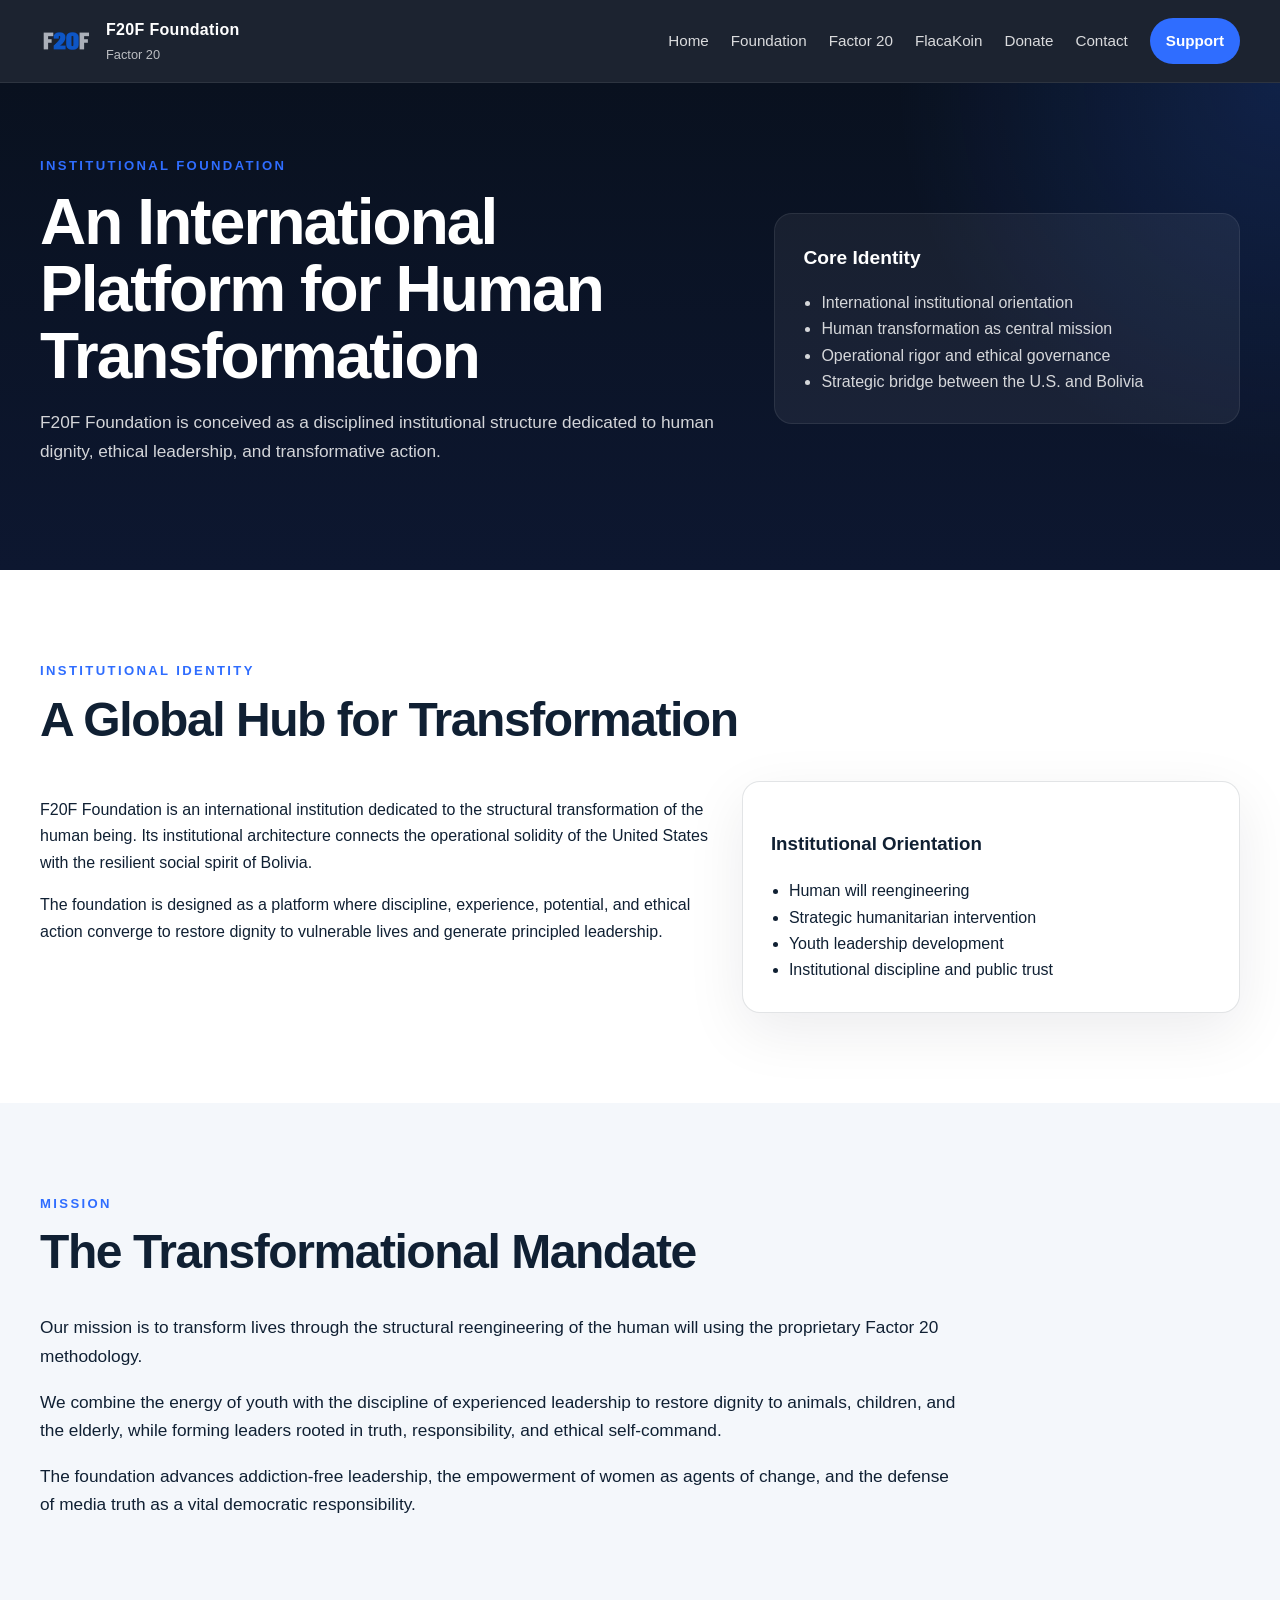
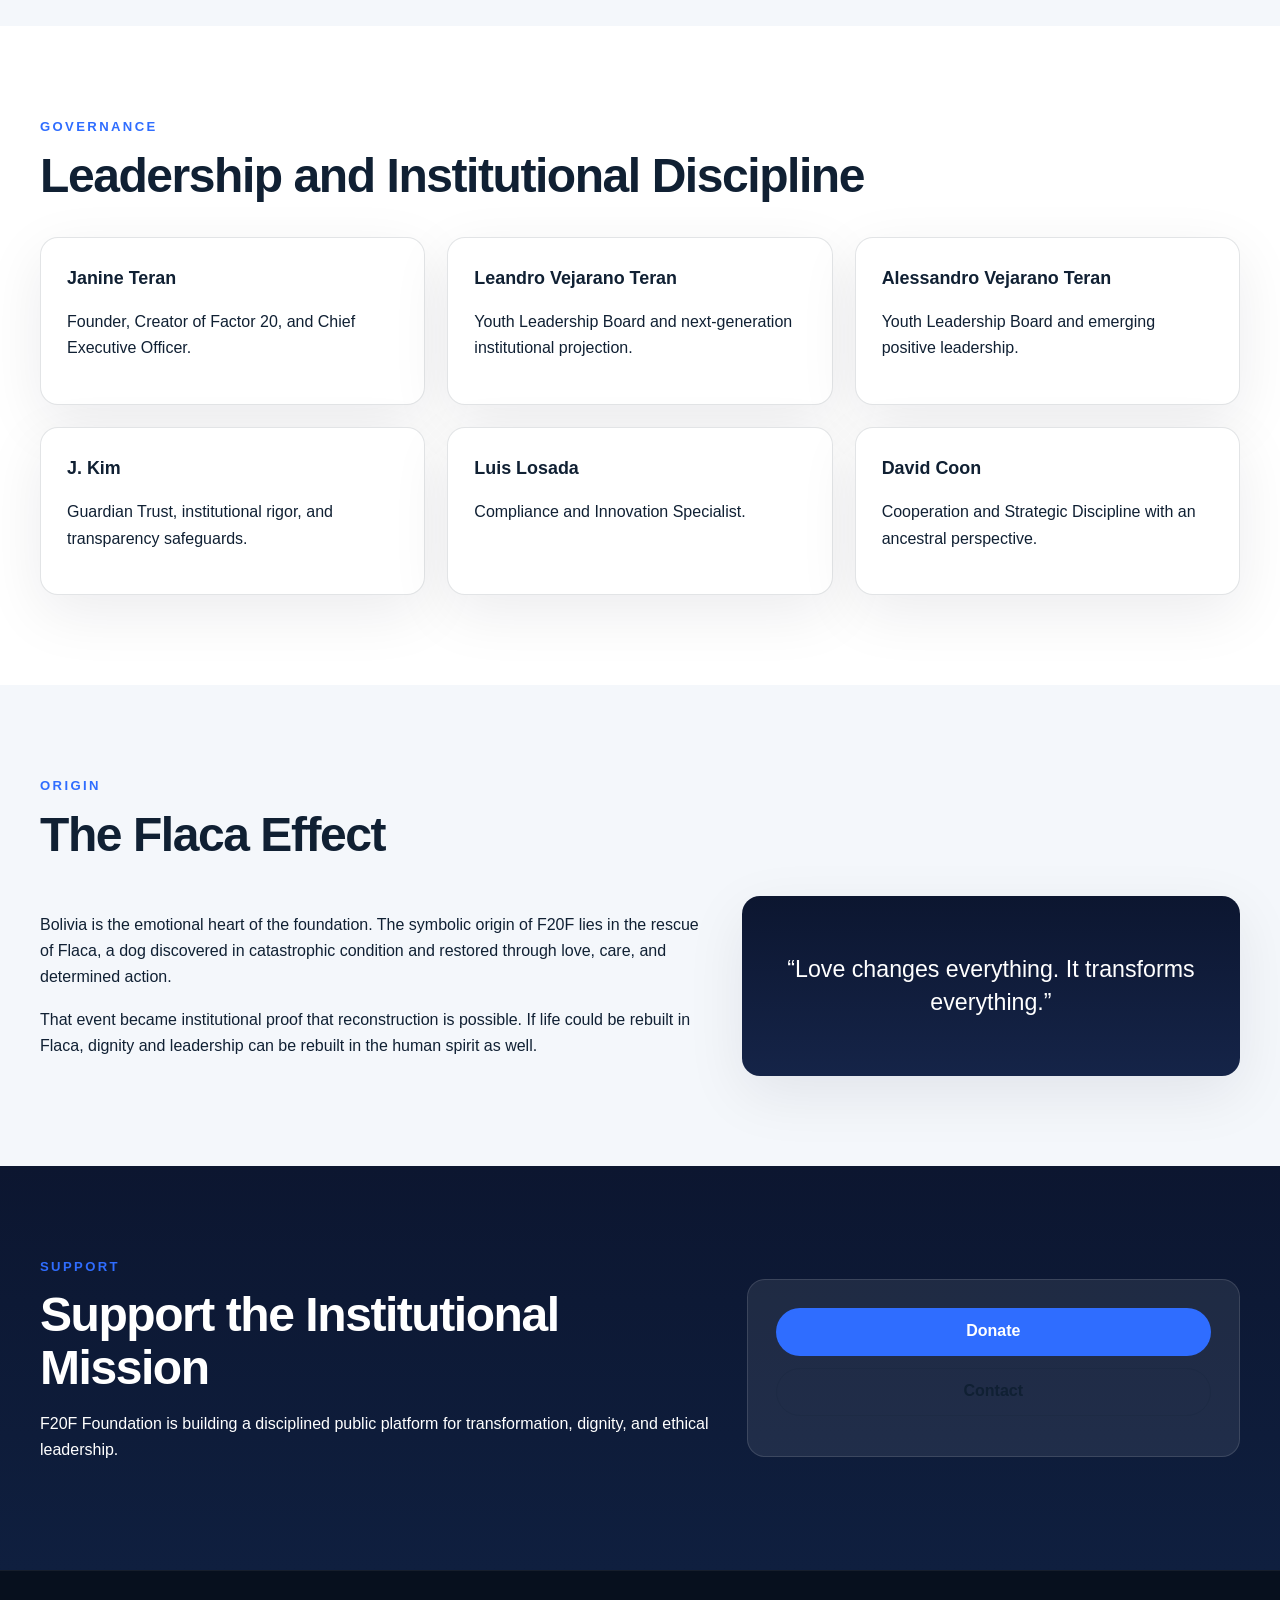
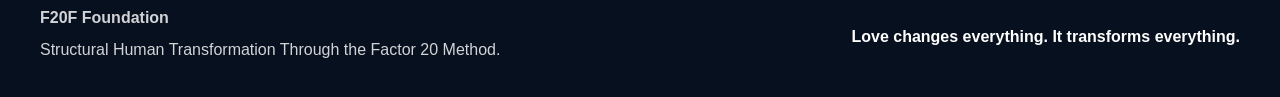
<file: foundation.html>
<!DOCTYPE html>
<html lang="en">
<head>
  <meta charset="UTF-8" />
  <meta name="viewport" content="width=device-width, initial-scale=1.0" />
  <title>Foundation | F20F Foundation</title>
  <meta
    name="description"
    content="Institutional identity, mission, governance, and strategic foundation of F20F Foundation."
  />
  <link rel="stylesheet" href="styles.css" />
</head>
<body>
  <header class="site-header">
    <div class="container header-inner">
      <a href="index.html" class="brand">
        <img src="logo.png" alt="F20F Foundation logo" class="brand-logo" />
        <div class="brand-text">
          <span class="brand-title">F20F Foundation</span>
          <span class="brand-subtitle">Factor 20</span>
        </div>
      </a>

      <button class="nav-toggle" id="navToggle" aria-label="Open navigation">
        <span></span>
        <span></span>
        <span></span>
      </button>

      <nav class="site-nav" id="siteNav">
        <a href="index.html">Home</a>
        <a href="foundation.html">Foundation</a>
        <a href="method.html">Factor 20</a>
        <a href="flacakoin.html">FlacaKoin</a>
        <a href="donate.html">Donate</a>
        <a href="contact.html">Contact</a>
        <a href="donate.html" class="nav-cta">Support</a>
      </nav>
    </div>
  </header>

  <main>
    <section class="hero">
      <div class="container hero-grid">
        <div class="hero-copy">
          <p class="eyebrow">Institutional Foundation</p>
          <h1>An International Platform for Human Transformation</h1>
          <p class="hero-text">
            F20F Foundation is conceived as a disciplined institutional structure
            dedicated to human dignity, ethical leadership, and transformative action.
          </p>
        </div>

        <div class="hero-panel">
          <div class="info-card">
            <h2>Core Identity</h2>
            <ul>
              <li>International institutional orientation</li>
              <li>Human transformation as central mission</li>
              <li>Operational rigor and ethical governance</li>
              <li>Strategic bridge between the U.S. and Bolivia</li>
            </ul>
          </div>
        </div>
      </div>
    </section>

    <section class="section">
      <div class="container">
        <div class="section-heading">
          <p class="eyebrow">Institutional Identity</p>
          <h2>A Global Hub for Transformation</h2>
        </div>

        <div class="two-col">
          <div>
            <p>
              F20F Foundation is an international institution dedicated to the
              structural transformation of the human being. Its institutional
              architecture connects the operational solidity of the United States
              with the resilient social spirit of Bolivia.
            </p>
            <p>
              The foundation is designed as a platform where discipline,
              experience, potential, and ethical action converge to restore dignity
              to vulnerable lives and generate principled leadership.
            </p>
          </div>

          <div class="panel">
            <h3>Institutional Orientation</h3>
            <ul class="clean-list">
              <li>Human will reengineering</li>
              <li>Strategic humanitarian intervention</li>
              <li>Youth leadership development</li>
              <li>Institutional discipline and public trust</li>
            </ul>
          </div>
        </div>
      </div>
    </section>

    <section class="section section-alt">
      <div class="container">
        <div class="section-heading">
          <p class="eyebrow">Mission</p>
          <h2>The Transformational Mandate</h2>
        </div>

        <div class="mission-block">
          <p>
            Our mission is to transform lives through the structural
            reengineering of the human will using the proprietary Factor 20
            methodology.
          </p>
          <p>
            We combine the energy of youth with the discipline of experienced
            leadership to restore dignity to animals, children, and the elderly,
            while forming leaders rooted in truth, responsibility, and ethical
            self-command.
          </p>
          <p>
            The foundation advances addiction-free leadership, the empowerment of
            women as agents of change, and the defense of media truth as a vital
            democratic responsibility.
          </p>
        </div>
      </div>
    </section>

    <section class="section">
      <div class="container">
        <div class="section-heading">
          <p class="eyebrow">Governance</p>
          <h2>Leadership and Institutional Discipline</h2>
        </div>

        <div class="cards-grid governance-grid">
          <article class="card">
            <h3>Janine Teran</h3>
            <p>Founder, Creator of Factor 20, and Chief Executive Officer.</p>
          </article>

          <article class="card">
            <h3>Leandro Vejarano Teran</h3>
            <p>Youth Leadership Board and next-generation institutional projection.</p>
          </article>

          <article class="card">
            <h3>Alessandro Vejarano Teran</h3>
            <p>Youth Leadership Board and emerging positive leadership.</p>
          </article>

          <article class="card">
            <h3>J. Kim</h3>
            <p>Guardian Trust, institutional rigor, and transparency safeguards.</p>
          </article>

          <article class="card">
            <h3>Luis Losada</h3>
            <p>Compliance and Innovation Specialist.</p>
          </article>

          <article class="card">
            <h3>David Coon</h3>
            <p>Cooperation and Strategic Discipline with an ancestral perspective.</p>
          </article>
        </div>
      </div>
    </section>

    <section class="section section-alt">
      <div class="container">
        <div class="section-heading">
          <p class="eyebrow">Origin</p>
          <h2>The Flaca Effect</h2>
        </div>

        <div class="two-col">
          <div>
            <p>
              Bolivia is the emotional heart of the foundation. The symbolic origin
              of F20F lies in the rescue of Flaca, a dog discovered in catastrophic
              condition and restored through love, care, and determined action.
            </p>
            <p>
              That event became institutional proof that reconstruction is possible.
              If life could be rebuilt in Flaca, dignity and leadership can be rebuilt
              in the human spirit as well.
            </p>
          </div>

          <div class="quote-panel">
            <blockquote>
              “Love changes everything. It transforms everything.”
            </blockquote>
          </div>
        </div>
      </div>
    </section>

    <section class="section support-section">
      <div class="container support-grid">
        <div>
          <p class="eyebrow">Support</p>
          <h2>Support the Institutional Mission</h2>
          <p>
            F20F Foundation is building a disciplined public platform for
            transformation, dignity, and ethical leadership.
          </p>
        </div>

        <div class="support-panel">
          <a href="donate.html" class="btn btn-primary btn-block">Donate</a>
          <a href="contact.html" class="btn btn-secondary btn-block">Contact</a>
        </div>
      </div>
    </section>
  </main>

  <footer class="site-footer">
    <div class="container footer-inner">
      <div>
        <strong>F20F Foundation</strong>
        <p>Structural Human Transformation Through the Factor 20 Method.</p>
      </div>
      <div>
        <p class="footer-motto">Love changes everything. It transforms everything.</p>
      </div>
    </div>
  </footer>

  <script src="script.js"></script>
</body>
</html>
</file>
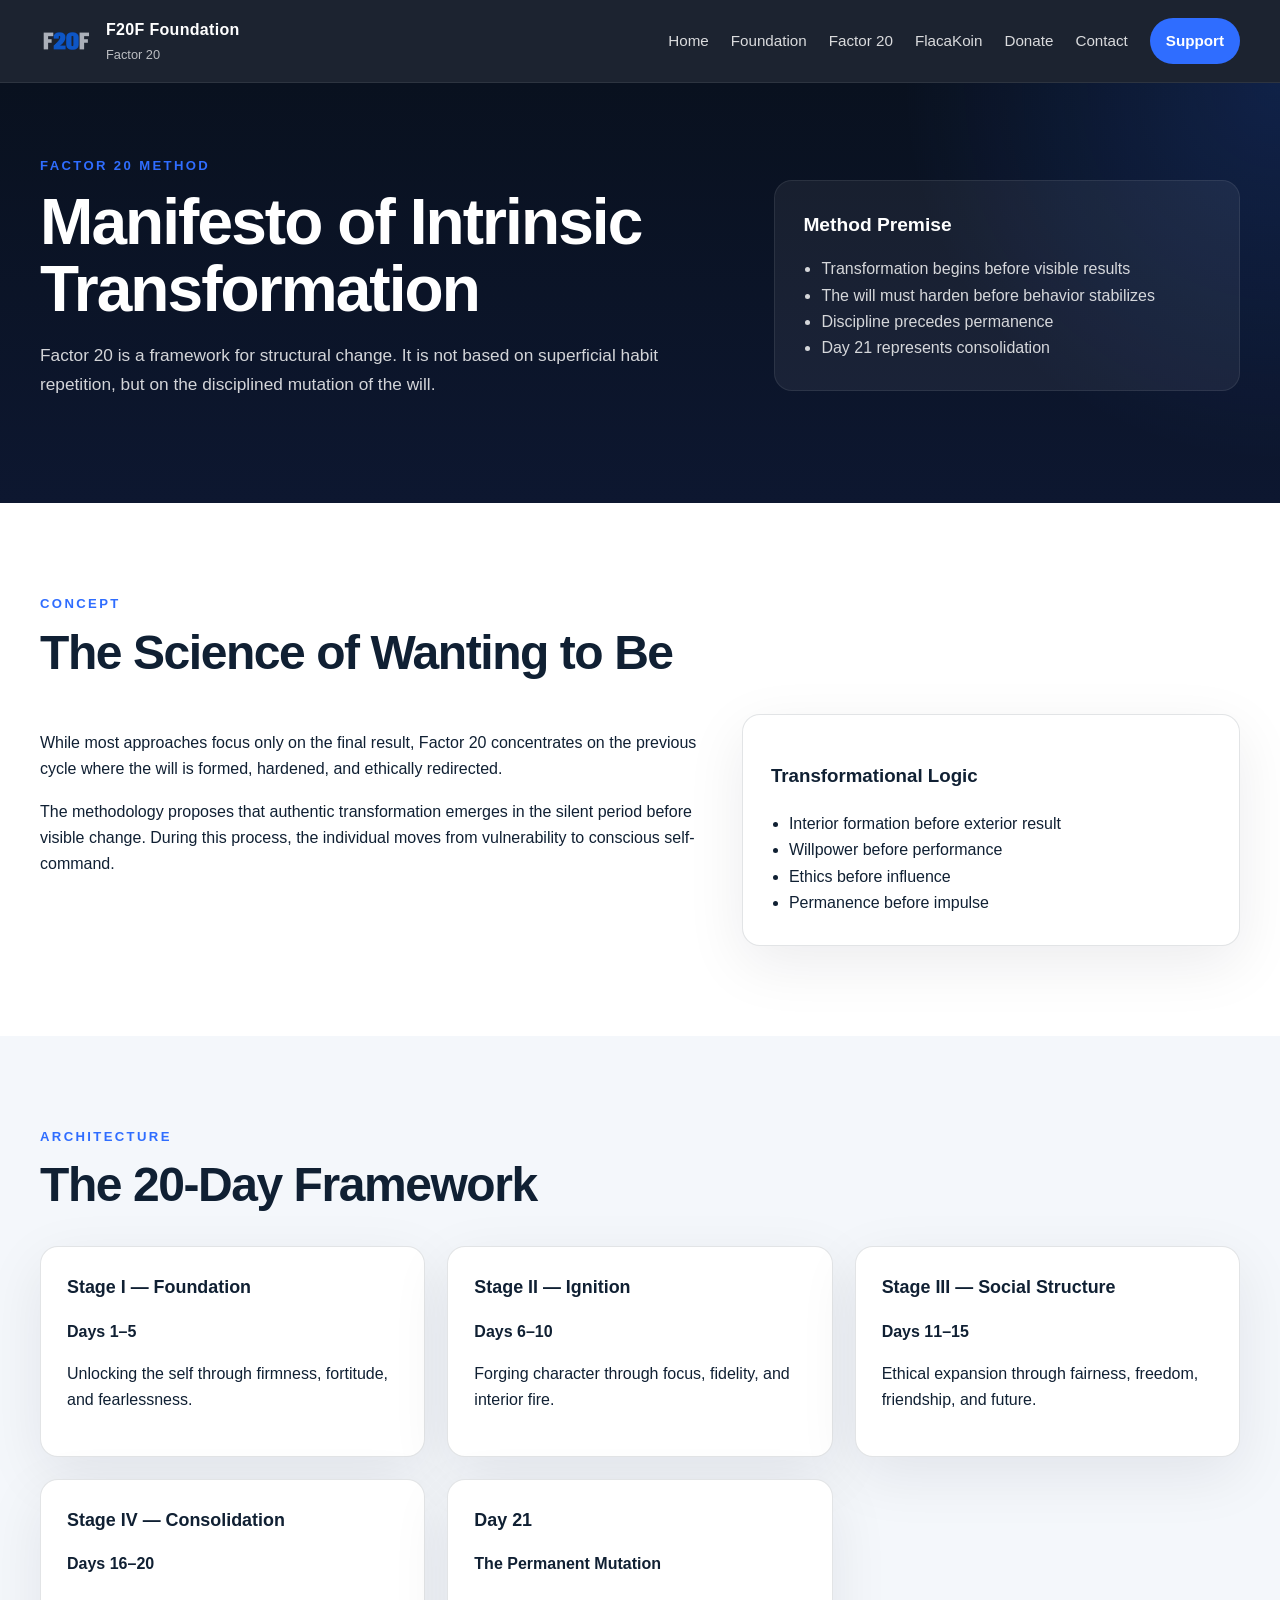
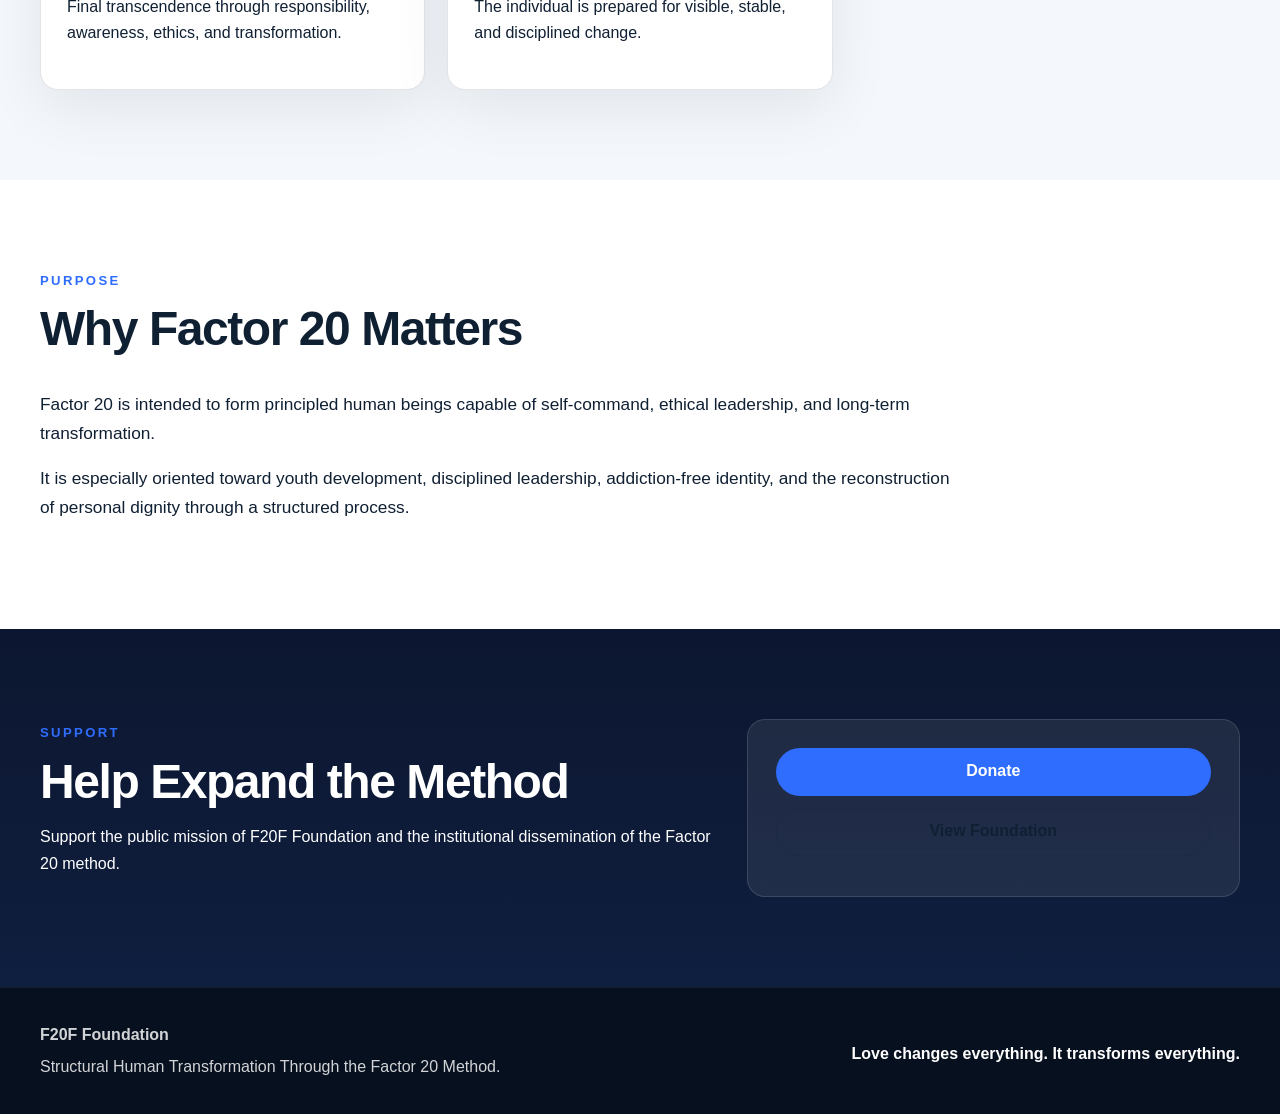
<file: method.html>
<!DOCTYPE html>
<html lang="en">
<head>
  <meta charset="UTF-8" />
  <meta name="viewport" content="width=device-width, initial-scale=1.0" />
  <title>Factor 20 Method | F20F Foundation</title>
  <meta
    name="description"
    content="The Factor 20 methodology: structural transformation of the human will through a 20-day framework."
  />
  <link rel="stylesheet" href="styles.css" />
</head>
<body>
  <header class="site-header">
    <div class="container header-inner">
      <a href="index.html" class="brand">
        <img src="logo.png" alt="F20F Foundation logo" class="brand-logo" />
        <div class="brand-text">
          <span class="brand-title">F20F Foundation</span>
          <span class="brand-subtitle">Factor 20</span>
        </div>
      </a>

      <button class="nav-toggle" id="navToggle" aria-label="Open navigation">
        <span></span>
        <span></span>
        <span></span>
      </button>

      <nav class="site-nav" id="siteNav">
        <a href="index.html">Home</a>
        <a href="foundation.html">Foundation</a>
        <a href="method.html">Factor 20</a>
        <a href="flacakoin.html">FlacaKoin</a>
        <a href="donate.html">Donate</a>
        <a href="contact.html">Contact</a>
        <a href="donate.html" class="nav-cta">Support</a>
      </nav>
    </div>
  </header>

  <main>
    <section class="hero">
      <div class="container hero-grid">
        <div class="hero-copy">
          <p class="eyebrow">Factor 20 Method</p>
          <h1>Manifesto of Intrinsic Transformation</h1>
          <p class="hero-text">
            Factor 20 is a framework for structural change. It is not based on
            superficial habit repetition, but on the disciplined mutation of the will.
          </p>
        </div>

        <div class="hero-panel">
          <div class="info-card">
            <h2>Method Premise</h2>
            <ul>
              <li>Transformation begins before visible results</li>
              <li>The will must harden before behavior stabilizes</li>
              <li>Discipline precedes permanence</li>
              <li>Day 21 represents consolidation</li>
            </ul>
          </div>
        </div>
      </div>
    </section>

    <section class="section">
      <div class="container">
        <div class="section-heading">
          <p class="eyebrow">Concept</p>
          <h2>The Science of Wanting to Be</h2>
        </div>

        <div class="two-col">
          <div>
            <p>
              While most approaches focus only on the final result, Factor 20
              concentrates on the previous cycle where the will is formed,
              hardened, and ethically redirected.
            </p>
            <p>
              The methodology proposes that authentic transformation emerges in the
              silent period before visible change. During this process, the
              individual moves from vulnerability to conscious self-command.
            </p>
          </div>

          <div class="panel">
            <h3>Transformational Logic</h3>
            <ul class="clean-list">
              <li>Interior formation before exterior result</li>
              <li>Willpower before performance</li>
              <li>Ethics before influence</li>
              <li>Permanence before impulse</li>
            </ul>
          </div>
        </div>
      </div>
    </section>

    <section class="section section-alt">
      <div class="container">
        <div class="section-heading">
          <p class="eyebrow">Architecture</p>
          <h2>The 20-Day Framework</h2>
        </div>

        <div class="cards-grid">
          <article class="card">
            <h3>Stage I — Foundation</h3>
            <p><strong>Days 1–5</strong></p>
            <p>Unlocking the self through firmness, fortitude, and fearlessness.</p>
          </article>

          <article class="card">
            <h3>Stage II — Ignition</h3>
            <p><strong>Days 6–10</strong></p>
            <p>Forging character through focus, fidelity, and interior fire.</p>
          </article>

          <article class="card">
            <h3>Stage III — Social Structure</h3>
            <p><strong>Days 11–15</strong></p>
            <p>Ethical expansion through fairness, freedom, friendship, and future.</p>
          </article>

          <article class="card">
            <h3>Stage IV — Consolidation</h3>
            <p><strong>Days 16–20</strong></p>
            <p>Final transcendence through responsibility, awareness, ethics, and transformation.</p>
          </article>

          <article class="card">
            <h3>Day 21</h3>
            <p><strong>The Permanent Mutation</strong></p>
            <p>The individual is prepared for visible, stable, and disciplined change.</p>
          </article>
        </div>
      </div>
    </section>

    <section class="section">
      <div class="container">
        <div class="section-heading">
          <p class="eyebrow">Purpose</p>
          <h2>Why Factor 20 Matters</h2>
        </div>

        <div class="mission-block">
          <p>
            Factor 20 is intended to form principled human beings capable of
            self-command, ethical leadership, and long-term transformation.
          </p>
          <p>
            It is especially oriented toward youth development, disciplined
            leadership, addiction-free identity, and the reconstruction of
            personal dignity through a structured process.
          </p>
        </div>
      </div>
    </section>

    <section class="section support-section">
      <div class="container support-grid">
        <div>
          <p class="eyebrow">Support</p>
          <h2>Help Expand the Method</h2>
          <p>
            Support the public mission of F20F Foundation and the institutional
            dissemination of the Factor 20 method.
          </p>
        </div>

        <div class="support-panel">
          <a href="donate.html" class="btn btn-primary btn-block">Donate</a>
          <a href="foundation.html" class="btn btn-secondary btn-block">View Foundation</a>
        </div>
      </div>
    </section>
  </main>

  <footer class="site-footer">
    <div class="container footer-inner">
      <div>
        <strong>F20F Foundation</strong>
        <p>Structural Human Transformation Through the Factor 20 Method.</p>
      </div>
      <div>
        <p class="footer-motto">Love changes everything. It transforms everything.</p>
      </div>
    </div>
  </footer>

  <script src="script.js"></script>
</body>
</html>
</file>
<file: styles.css>
:root {
  --bg: #09111f;
  --bg-soft: #0f1b31;
  --surface: #ffffff;
  --surface-soft: #f4f7fb;
  --text: #102033;
  --text-soft: #41516a;
  --line: rgba(16, 32, 51, 0.12);
  --primary: #2f6dff;
  --primary-dark: #1c4fc4;
  --accent: #b7c7df;
  --max: 1200px;
  --radius: 18px;
  --shadow: 0 18px 60px rgba(7, 18, 34, 0.08);
}

* {
  box-sizing: border-box;
}

html {
  scroll-behavior: smooth;
}

body {
  margin: 0;
  color: var(--text);
  background: var(--surface);
  font-family: Arial, Helvetica, sans-serif;
  line-height: 1.65;
}

img {
  max-width: 100%;
  display: block;
}

a {
  color: inherit;
  text-decoration: none;
}

code {
  background: #eef3fb;
  padding: 2px 6px;
  border-radius: 6px;
  font-size: 0.92em;
}

.container {
  width: min(calc(100% - 40px), var(--max));
  margin: 0 auto;
}

.site-header {
  position: sticky;
  top: 0;
  z-index: 1000;
  background: rgba(9, 17, 31, 0.92);
  backdrop-filter: blur(12px);
  border-bottom: 1px solid rgba(255, 255, 255, 0.08);
}

.header-inner {
  display: flex;
  align-items: center;
  justify-content: space-between;
  min-height: 82px;
  gap: 24px;
}

.brand {
  display: flex;
  align-items: center;
  gap: 14px;
  min-width: 0;
}

.brand-logo {
  width: 52px;
  height: 52px;
  object-fit: contain;
}

.brand-text {
  display: flex;
  flex-direction: column;
}

.brand-title {
  color: #fff;
  font-size: 1rem;
  font-weight: 700;
  letter-spacing: 0.02em;
}

.brand-subtitle {
  color: rgba(255, 255, 255, 0.7);
  font-size: 0.8rem;
}

.site-nav {
  display: flex;
  align-items: center;
  gap: 22px;
}

.site-nav a {
  color: rgba(255, 255, 255, 0.84);
  font-size: 0.95rem;
}

.site-nav a:hover {
  color: #fff;
}

.nav-cta {
  padding: 10px 16px;
  border-radius: 999px;
  background: var(--primary);
  color: #fff !important;
  font-weight: 700;
}

.nav-toggle {
  display: none;
  border: 0;
  background: transparent;
  padding: 0;
  width: 42px;
  height: 42px;
  cursor: pointer;
}

.nav-toggle span {
  display: block;
  width: 24px;
  height: 2px;
  margin: 5px auto;
  background: #fff;
}

.hero {
  background:
    radial-gradient(circle at top right, rgba(47, 109, 255, 0.18), transparent 28%),
    linear-gradient(180deg, #09111f 0%, #0d1730 100%);
  color: #fff;
  padding: 72px 0 88px;
}

.hero-grid {
  display: grid;
  grid-template-columns: 1.35fr 0.9fr;
  gap: 36px;
  align-items: center;
}

.eyebrow {
  margin: 0 0 12px;
  color: var(--primary);
  font-size: 0.82rem;
  letter-spacing: 0.18em;
  text-transform: uppercase;
  font-weight: 700;
}

.hero h1 {
  margin: 0 0 18px;
  font-size: clamp(2.3rem, 5vw, 4.6rem);
  line-height: 1.05;
  letter-spacing: -0.03em;
}

.hero-text {
  max-width: 760px;
  color: rgba(255, 255, 255, 0.82);
  font-size: 1.08rem;
}

.hero-actions {
  display: flex;
  gap: 14px;
  margin-top: 28px;
  flex-wrap: wrap;
}

.info-card,
.panel,
.quote-panel,
.contact-panel,
.support-panel,
.card {
  background: #fff;
  border-radius: var(--radius);
  box-shadow: var(--shadow);
}

.info-card {
  background: rgba(255, 255, 255, 0.06);
  color: #fff;
  border: 1px solid rgba(255, 255, 255, 0.08);
  box-shadow: none;
  padding: 28px;
}

.info-card h2 {
  margin-top: 0;
  font-size: 1.2rem;
}

.info-card ul {
  margin: 0;
  padding-left: 18px;
  color: rgba(255, 255, 255, 0.82);
}

.section {
  padding: 90px 0;
}

.section-alt {
  background: var(--surface-soft);
}

.section-heading {
  max-width: 840px;
  margin-bottom: 34px;
}

.section h2 {
  margin: 0;
  font-size: clamp(1.9rem, 4vw, 3rem);
  line-height: 1.1;
  letter-spacing: -0.03em;
}

.two-col {
  display: grid;
  grid-template-columns: 1.15fr 0.85fr;
  gap: 28px;
  align-items: start;
}

.panel,
.quote-panel,
.contact-panel,
.support-panel {
  padding: 28px;
  border: 1px solid var(--line);
}

.clean-list {
  margin: 0;
  padding-left: 18px;
}

.mission-block {
  max-width: 920px;
  font-size: 1.08rem;
}

.stages {
  display: grid;
  gap: 12px;
}

.stage-item {
  display: flex;
  justify-content: space-between;
  gap: 16px;
  padding: 14px 16px;
  background: #f8fbff;
  border: 1px solid rgba(47, 109, 255, 0.12);
  border-radius: 14px;
}

.stage-item.highlight {
  background: #eef4ff;
  border-color: rgba(47, 109, 255, 0.24);
}

.cards-grid {
  display: grid;
  grid-template-columns: repeat(3, minmax(0, 1fr));
  gap: 22px;
}

.card {
  padding: 26px;
  border: 1px solid var(--line);
}

.card h3 {
  margin-top: 0;
  margin-bottom: 10px;
  font-size: 1.12rem;
}

.quote-panel {
  display: grid;
  place-items: center;
  min-height: 100%;
  background: linear-gradient(180deg, #0c1630, #152448);
  color: #fff;
  border: 0;
}

.quote-panel blockquote {
  margin: 0;
  font-size: 1.45rem;
  line-height: 1.4;
  text-align: center;
}

.support-section {
  background: linear-gradient(180deg, #0c1630 0%, #0f1f3f 100%);
  color: #fff;
}

.support-grid {
  display: grid;
  grid-template-columns: 1.1fr 0.8fr;
  gap: 28px;
  align-items: center;
}

.support-panel {
  background: rgba(255, 255, 255, 0.08);
  border-color: rgba(255, 255, 255, 0.12);
  box-shadow: none;
}

.support-note {
  margin: 16px 0 0;
  color: rgba(255, 255, 255, 0.72);
  font-size: 0.92rem;
}

.btn {
  display: inline-flex;
  align-items: center;
  justify-content: center;
  min-height: 48px;
  padding: 0 20px;
  border-radius: 999px;
  font-weight: 700;
  transition: transform 0.15s ease, opacity 0.15s ease, background 0.15s ease;
}

.btn:hover {
  transform: translateY(-1px);
}

.btn-primary {
  background: var(--primary);
  color: #fff;
}

.btn-primary:hover {
  background: var(--primary-dark);
}

.btn-secondary {
  background: transparent;
  color: #fff;
  border: 1px solid rgba(255, 255, 255, 0.28);
}

.section .btn-secondary {
  color: var(--text);
  border-color: rgba(16, 32, 51, 0.16);
}

.section .btn-secondary:hover {
  background: rgba(16, 32, 51, 0.04);
}

.btn-block {
  width: 100%;
  margin-bottom: 12px;
}

.site-footer {
  background: #07101e;
  color: rgba(255, 255, 255, 0.82);
  padding: 34px 0;
  border-top: 1px solid rgba(255, 255, 255, 0.06);
}

.footer-inner {
  display: flex;
  justify-content: space-between;
  gap: 24px;
  align-items: center;
}

.footer-inner p {
  margin: 6px 0 0;
}

.footer-motto {
  font-weight: 700;
  color: #fff;
}

@media (max-width: 1024px) {
  .hero-grid,
  .two-col,
  .support-grid,
  .cards-grid {
    grid-template-columns: 1fr;
  }
}

@media (max-width: 860px) {
  .nav-toggle {
    display: block;
  }

  .site-nav {
    position: absolute;
    top: 82px;
    left: 0;
    right: 0;
    display: none;
    flex-direction: column;
    align-items: flex-start;
    gap: 16px;
    padding: 22px 20px 28px;
    background: #0a1324;
    border-bottom: 1px solid rgba(255, 255, 255, 0.08);
  }

  .site-nav.open {
    display: flex;
  }

  .footer-inner {
    flex-direction: column;
    align-items: flex-start;
  }
}

@media (max-width: 640px) {
  .container {
    width: min(calc(100% - 28px), var(--max));
  }

  .section {
    padding: 72px 0;
  }

  .hero {
    padding: 56px 0 72px;
  }

  .hero-actions {
    flex-direction: column;
  }

  .btn {
    width: 100%;
  }
}
</file>
